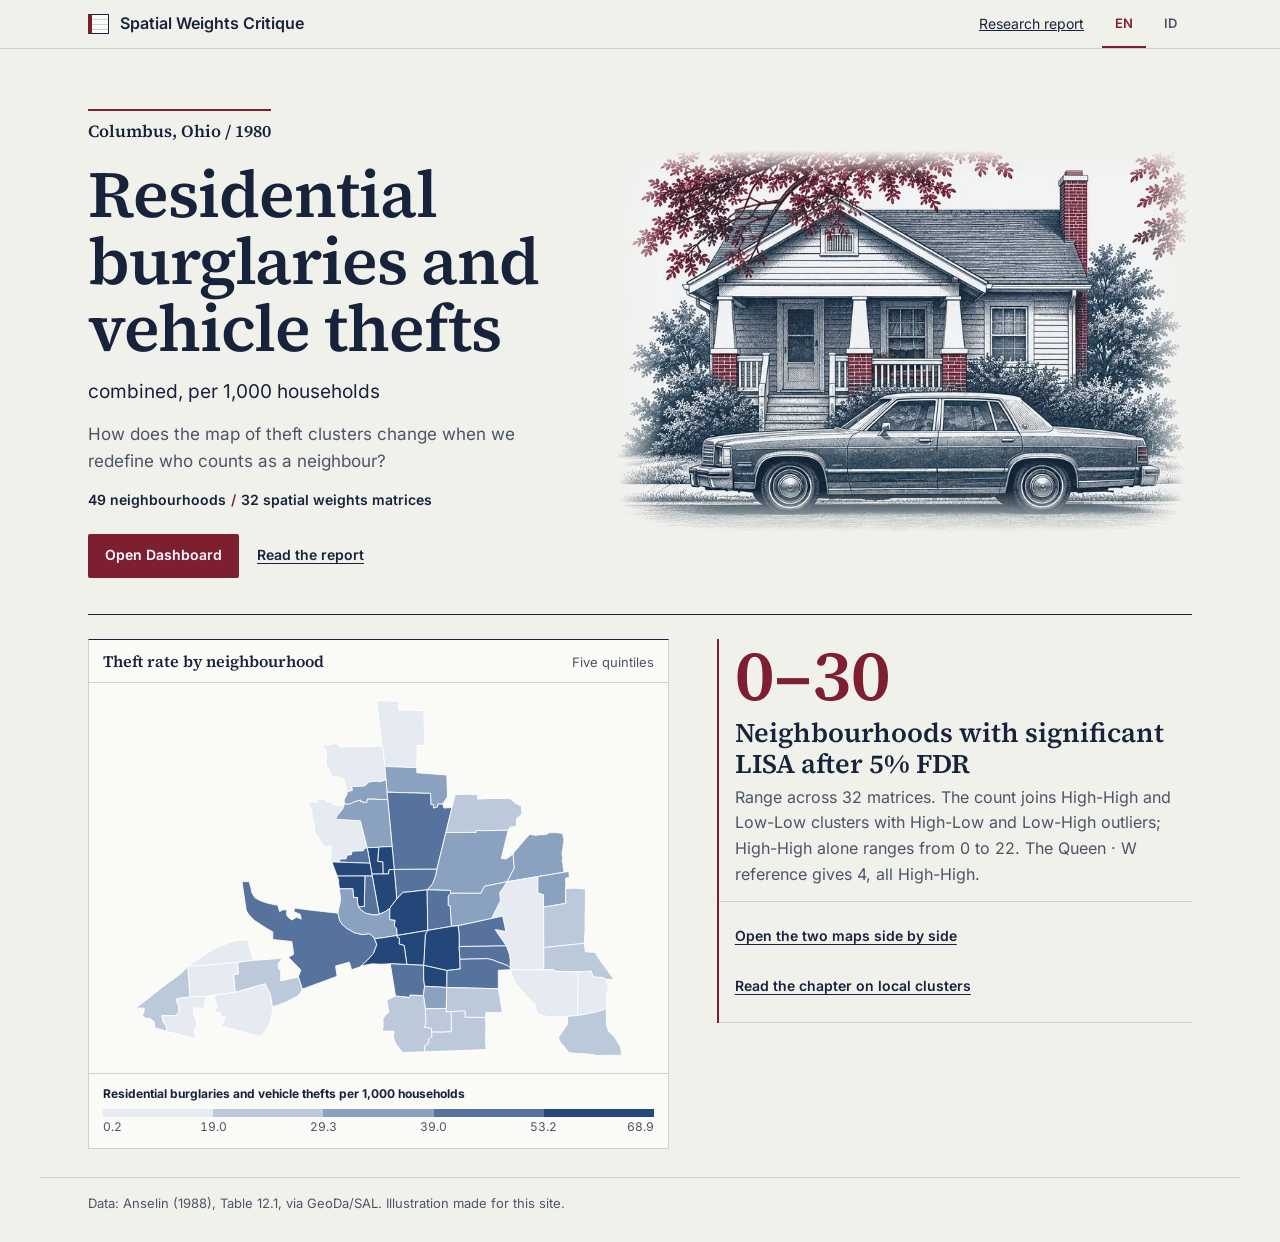
<file: index.html>
<!DOCTYPE html>
<html lang="en">
<head>
<meta charset="utf-8">
<meta name="viewport" content="width=device-width, initial-scale=1">
<meta name="description" content="Columbus crime data under 32 spatial weights matrices: how Moran's I, Geary's C and LISA change when the definition of neighbour changes.">
<title>Residential burglaries and vehicle thefts in Columbus, 1980</title>
<link rel="icon" href="data:image/svg+xml,%3Csvg xmlns='http://www.w3.org/2000/svg' viewBox='0 0 32 32'%3E%3Crect x='4' y='3' width='24' height='26' fill='%23FAFAF7' stroke='%2317233B' stroke-width='2'/%3E%3Cpath d='M9 3v26' stroke='%237D1F31' stroke-width='3'/%3E%3Cpath d='M12 10h13M12 15h13M12 20h13M12 25h13' stroke='%23C9D3DF' stroke-width='1.5'/%3E%3C/svg%3E">
<style>
@font-face{font-family:"Inter";font-weight:400;font-style:normal;font-display:swap;src:url("assets/fonts/inter-latin-400-normal.woff2") format("woff2")}
@font-face{font-family:"Inter";font-weight:600;font-style:normal;font-display:swap;src:url("assets/fonts/inter-latin-600-normal.woff2") format("woff2")}
@font-face{font-family:"Inter";font-weight:700;font-style:normal;font-display:swap;src:url("assets/fonts/inter-latin-700-normal.woff2") format("woff2")}
@font-face{font-family:"Source Serif 4";font-weight:600;font-style:normal;font-display:swap;src:url("assets/fonts/source-serif-4-latin-600-normal.woff2") format("woff2")}
/* statistical-archive tokens, shared with report_assets/report.css and dashboard_html/template.html */
:root{color-scheme:light;--paper:#F1F1EC;--field:#FAFAF7;--ink:#17233B;--muted:#4B5566;--rule:#C9D3DF;--wine:#7D1F31;--serif:"Source Serif 4",Georgia,"Times New Roman",serif}
*{box-sizing:border-box}
body{margin:0;background:var(--paper);color:var(--ink);font:400 16px/1.6 Inter,system-ui,sans-serif}
h1,h2,p,figure{margin:0}
a{color:inherit}
:focus-visible{outline:3px solid var(--wine);outline-offset:3px}
html:not([data-lang="id"]) .id,html[data-lang="id"] .en{display:none!important}
.wrap{width:min(100%,1200px);margin-inline:auto;padding-inline:clamp(16px,4.2vw,48px)}
header{border-bottom:1px solid var(--rule)}
header .wrap,.top-nav,.actions{display:flex;flex-wrap:wrap;align-items:center;gap:6px 18px}
header .wrap{justify-content:space-between}
.brand{display:inline-flex;align-items:center;gap:11px;font-weight:600;min-height:48px}
.brand::before{content:"";width:16px;height:18px;border:1.5px solid var(--ink);border-left:4px solid var(--wine);background:repeating-linear-gradient(var(--field) 0 4px,var(--rule) 4px 5px)}
.top-nav{font-size:14px}
.top-nav a{line-height:44px}
.lang{display:flex;gap:2px}
.lang button{padding:0 10px;min-width:44px;min-height:48px;font:600 13px Inter,system-ui,sans-serif;color:var(--muted);background:transparent;border:0;border-bottom:2px solid transparent;cursor:pointer}
.lang button[aria-pressed="true"]{border-bottom-color:var(--wine);color:var(--wine)}
/* cover (A) */
.hero{display:grid;grid-template-columns:minmax(0,.9fr) minmax(0,1.1fr);align-items:center;gap:clamp(20px,4vw,48px);padding-block:clamp(28px,5vw,60px) clamp(20px,3vw,36px)}
.place{display:inline-block;font:600 17px/1.3 var(--serif);padding-top:9px;border-top:2px solid var(--wine)}
h1{font:600 clamp(38px,5.4vw,66px)/1.02 var(--serif);letter-spacing:-.015em;margin-top:16px;max-width:13ch}
.unit{font-size:clamp(16px,1.6vw,19px);margin-top:14px}
.lead{color:var(--muted);font-size:clamp(15px,1.5vw,17px);max-width:40ch;margin-top:14px}
.scope{font-size:14px;font-weight:600;margin-top:14px}
.scope span[aria-hidden]{color:var(--wine);margin-inline:5px}
.actions{margin-top:22px}
.actions a{display:inline-flex;align-items:center;min-height:44px;font-size:14px;font-weight:600;text-underline-offset:3px}
.actions .primary{padding:7px 16px;background:var(--wine);color:#fff;border:1px solid transparent;border-radius:2px;text-decoration:none}
.actions .primary:hover{background:#5E1724;text-decoration:underline}
.cover img{display:block;width:100%;height:auto;mask-image:linear-gradient(90deg,transparent,#000 9%,#000 91%,transparent),linear-gradient(180deg,transparent,#000 7%,#000 88%,transparent);-webkit-mask-image:linear-gradient(90deg,transparent,#000 9%,#000 91%,transparent),linear-gradient(180deg,transparent,#000 7%,#000 88%,transparent);mask-composite:intersect;-webkit-mask-composite:source-in}
/* register (C) */
.register{display:grid;grid-template-columns:minmax(0,1.1fr) minmax(0,.9fr);gap:clamp(20px,4vw,48px);border-top:1.5px solid var(--ink);padding-block:24px 28px;align-items:start}
.plate{border:1px solid var(--rule);border-top:1.5px solid var(--ink);background:var(--field)}
.plate-head{display:flex;flex-wrap:wrap;gap:4px 12px;justify-content:space-between;align-items:baseline;padding:10px 14px;font:600 16px var(--serif);border-bottom:1px solid var(--rule)}
.plate-note{font:400 13px Inter,system-ui,sans-serif;color:var(--muted)}
.map-field svg{display:block;width:100%;height:auto}
.map-field path{stroke:#fff;stroke-width:.85px;vector-effect:non-scaling-stroke}
.legend{padding:10px 14px 11px;font-size:12px;border-top:1px solid var(--rule)}
.ramp{height:8px;margin-top:6px;background:linear-gradient(90deg,#E6EBF1 20%,#BCC9DA 20% 40%,#8AA1BF 40% 60%,#55739D 60% 80%,#24477A 80%)}
.breaks{position:relative;min-height:20px;color:var(--muted);font-variant-numeric:tabular-nums}
.breaks>span{position:absolute;left:calc(var(--stop) * 20%);transform:translateX(-50%)}
.breaks>span:first-child{transform:none}.breaks>span:last-child{transform:translateX(-100%)}
.findings{list-style:none;margin:0;padding:0;border-left:2px solid var(--wine)}
.findings li{padding:12px 0 14px 16px;border-bottom:1px solid var(--rule)}
.findings li:first-child{padding-top:0}
.range{font:600 clamp(44px,6vw,72px)/1 var(--serif);color:var(--wine);font-variant-numeric:lining-nums tabular-nums;white-space:nowrap}
h2{font:600 clamp(20px,2.4vw,27px)/1.15 var(--serif);margin-top:6px}
.findings p:not(.range){margin-top:6px;color:var(--muted)}
.go{display:flex;flex-wrap:wrap;gap:6px 18px;font-size:14px;font-weight:600}
.go a{display:inline-flex;align-items:center;min-height:44px;text-underline-offset:3px}
footer{font-size:13px;color:var(--muted);padding-block:15px 28px;border-top:1px solid var(--rule)}
@media (max-width:760px){.hero,.register{grid-template-columns:1fr}.hero{align-items:start}.cover{max-width:520px}}
@media (max-width:370px){.top-nav{gap:4px 10px}.legend{padding-inline:9px}}
</style>
</head>
<body>
<header><div class="wrap">
<div class="brand">Spatial Weights Critique</div>
<nav class="top-nav" aria-label="Research and language / Riset dan bahasa">
<a id="reportHome" href="reports/Columbus_Spatial_Analysis.html"><span class="en">Research report</span><span class="id">Laporan riset</span></a>
<div class="lang" role="group" aria-label="Language / Bahasa"><button type="button" data-lang="en" aria-pressed="true" aria-label="English">EN</button><button type="button" data-lang="id" aria-pressed="false" aria-label="Bahasa Indonesia">ID</button></div>
</nav>
</div></header>
<main class="wrap">
<div class="hero">
<div>
<p class="place">Columbus, Ohio / 1980</p>
<h1><span class="en">Residential burglaries and vehicle thefts</span><span class="id">Pencurian rumah dan kendaraan</span></h1>
<p class="unit"><span class="en">combined, per 1,000 households</span><span class="id">digabung, per 1.000 rumah tangga</span></p>
<p class="lead"><span class="en">How does the map of theft clusters change when we redefine who counts as a neighbour?</span><span class="id">Bagaimana peta klaster pencurian berubah ketika definisi tetangga diganti?</span></p>
<p class="scope"><span class="en">49 neighbourhoods</span><span class="id">49 wilayah</span><span aria-hidden="true">/</span><span class="en">32 spatial weights matrices</span><span class="id">32 matriks bobot spasial</span></p>
<nav class="actions" aria-label="Explore the study / Jelajahi riset">
<a class="primary" id="goDash" href="dashboard_html/index.html"><span class="en">Open Dashboard</span><span class="id">Buka Dashboard</span></a>
<a id="goReport" href="reports/Columbus_Spatial_Analysis.html"><span class="en">Read the report</span><span class="id">Baca laporan</span></a>
</nav>
</div>
<figure class="cover">
<img src="assets/cover/rumah-dan-kendaraan-1200.webp" srcset="assets/cover/rumah-dan-kendaraan-800.webp 800w, assets/cover/rumah-dan-kendaraan-1200.webp 1200w" sizes="(max-width:760px) 92vw, 600px" width="1200" height="800" alt="" fetchpriority="high">
</figure>
</div>
<section class="register" aria-label="Map and key finding / Peta dan temuan utama">
<figure class="plate">
<figcaption class="plate-head"><span class="en">Theft rate by neighbourhood</span><span class="id">Tingkat pencurian per wilayah</span><span class="plate-note en">Five quintiles</span><span class="plate-note id">Lima kuintil</span></figcaption>
<div class="map-field">
<!-- Geometry and CRIME quintiles from output/json/columbus_results.json. Coordinates are in the dataset's map units. -->
<svg viewBox="0 0 460 310" role="img" aria-labelledby="crime-map-title crime-map-desc" fill-rule="evenodd">
<title id="crime-map-title">Columbus, Ohio (1980)</title>
<desc id="crime-map-desc">Crime rates are highest in many of the central neighbourhoods.</desc>
<path d="M233.06,50.05L228.47,14.00L246.28,14.57L246.21,21.56L254.12,21.41L266.09,21.99L267.00,49.49L260.95,49.71L260.51,67.31L246.90,66.81L235.15,66.38L234.40,60.56L233.67,54.79L233.19,51.00L233.06,50.05Z" fill="#E6EBF1"/>
<path d="M206.58,50.05L208.72,50.55L212.14,50.55L215.91,50.63L220.26,50.63L227.38,50.20L233.06,50.05L233.19,51.00L233.67,54.79L234.40,60.56L235.15,66.38L235.78,73.38L236.09,76.82L231.72,78.42L229.87,78.28L228.67,78.18L227.09,78.19L225.38,78.25L224.42,78.46L222.31,78.92L221.32,79.77L219.32,81.70L218.18,81.91L216.16,82.01L215.19,82.05L211.63,82.21L208.85,82.34L209.34,85.40L204.93,86.40L204.71,85.19L203.93,81.62L202.72,77.06L200.66,75.28L197.66,74.64L195.24,74.71L193.10,73.71L191.75,71.00L191.25,69.29L188.49,65.20L188.50,64.46L188.76,53.62L184.99,49.55L196.53,48.13L199.10,50.34L201.52,50.84L203.52,50.77L206.58,50.05Z" fill="#E6EBF1"/>
<path d="M235.15,66.38L246.90,66.81L260.51,67.31L260.51,71.37L284.38,73.15L284.94,90.11L281.16,96.24L279.40,96.30L277.32,96.10L277.17,98.45L273.89,99.45L273.47,96.45L271.76,96.81L271.40,87.76L253.45,87.24L236.88,86.77L236.09,76.82L235.78,73.38L235.15,66.38Z" fill="#8AA1BF"/>
<path d="M221.32,79.77L222.31,78.92L224.42,78.46L225.38,78.25L227.09,78.19L228.67,78.18L229.87,78.28L231.72,78.42L236.09,76.82L236.88,86.77L237.43,92.66L233.35,92.67L230.51,92.50L229.28,92.54L227.60,92.36L226.87,92.31L224.59,92.31L221.31,92.31L220.69,95.16L219.88,95.09L215.68,94.31L216.04,93.03L211.12,94.31L209.55,95.16L208.48,95.73L206.20,96.45L202.93,96.09L202.93,94.45L202.71,92.95L205.21,88.11L204.93,86.40L209.34,85.40L208.85,82.34L211.63,82.21L215.19,82.05L216.16,82.01L218.18,81.91L219.32,81.70L221.32,79.77Z" fill="#8AA1BF"/>
<path d="M237.43,92.66L236.88,86.77L253.45,87.24L271.40,87.76L271.76,96.81L273.47,96.45L273.89,99.45L277.17,98.45L277.32,96.10L279.40,96.30L281.16,96.24L282.02,99.38L288.50,99.02L283.64,118.85L276.72,147.10L276.52,147.98L255.85,148.10L242.59,148.19L240.90,129.98L237.43,92.66Z" fill="#55739D"/>
<path d="M288.50,99.02L290.86,88.76L303.04,88.48L306.32,88.90L308.88,88.55L308.81,92.25L320.21,91.76L334.82,91.90L338.59,95.25L343.72,97.96L344.08,103.87L343.15,104.66L342.15,105.87L340.87,106.94L339.73,107.65L339.87,113.71L338.09,113.85L337.30,114.49L334.95,114.28L333.17,116.98L314.94,117.44L308.16,117.12L307.73,118.76L283.64,118.85L288.50,99.02Z" fill="#BCC9DA"/>
<path d="M191.24,94.95L193.02,95.16L193.73,96.87L196.80,96.94L197.87,97.16L202.63,97.21L202.07,99.35L201.35,100.49L200.30,101.83L198.54,104.06L197.72,104.75L197.23,105.39L196.38,107.42L196.04,108.25L201.50,108.61L209.48,109.14L215.68,109.42L221.11,130.85L218.87,131.58L217.95,133.36L213.60,133.53L209.11,133.71L208.54,136.42L205.12,136.85L204.26,139.77L199.56,139.84L198.91,142.41L196.00,142.34L193.00,142.26L192.29,140.91L192.29,134.57L192.01,129.01L190.87,129.86L189.52,130.08L187.81,130.01L185.88,128.44L183.11,124.59L181.33,120.88L180.54,119.89L179.40,119.82L179.19,114.11L179.05,111.76L177.98,109.70L177.48,107.42L177.20,102.00L176.06,98.86L174.57,95.73L174.43,94.38L181.55,94.87L181.62,92.31L188.32,92.67L188.46,94.45L191.24,94.95Z" fill="#E6EBF1"/>
<path d="M206.20,96.45L208.48,95.73L209.55,95.16L211.12,94.31L216.04,93.03L215.68,94.31L219.88,95.09L220.69,95.16L221.31,92.31L224.59,92.31L226.87,92.31L227.60,92.36L229.28,92.54L230.51,92.50L233.35,92.67L237.43,92.66L240.90,129.98L235.04,130.17L231.13,130.30L230.34,130.65L225.43,130.76L221.11,130.85L215.68,109.42L209.48,109.14L201.50,108.61L196.04,108.25L196.38,107.42L197.23,105.39L197.72,104.75L198.54,104.06L200.30,101.83L201.35,100.49L202.07,99.35L202.63,97.21L202.93,96.09L206.20,96.45Z" fill="#8AA1BF"/>
<path d="M283.64,118.85L307.73,118.76L308.16,117.12L314.94,117.44L333.17,116.98L327.67,139.43L331.52,139.93L337.08,135.87L337.16,136.86L337.39,139.60L337.56,141.64L337.73,143.77L337.87,145.39L338.00,147.06L332.30,157.96L314.34,161.59L311.49,167.15L299.52,167.15L293.50,167.11L287.40,167.08L287.19,164.87L278.28,164.62L268.74,164.36L270.34,162.62L271.73,161.10L273.23,159.02L274.58,155.48L275.10,154.11L275.63,152.13L276.52,147.98L276.72,147.10L283.64,118.85Z" fill="#8AA1BF"/>
<path d="M337.08,135.87L337.79,134.52L340.22,131.81L344.21,127.03L350.27,120.12L351.84,120.62L353.76,120.84L354.90,121.19L357.46,120.70L359.32,120.69L360.96,120.62L363.31,120.34L365.09,119.63L365.09,118.84L369.29,118.91L371.57,118.91L374.21,119.34L376.28,119.48L376.78,120.84L376.85,122.62L377.49,124.04L377.27,125.68L377.34,127.04L377.27,127.96L376.70,129.03L376.77,130.81L376.27,133.24L375.91,134.59L375.99,136.37L376.27,137.66L376.41,139.44L376.05,142.14L376.84,144.07L376.69,146.06L377.26,147.85L377.40,149.49L377.53,150.39L366.94,152.16L356.63,153.89L343.92,156.01L332.30,157.96L338.00,147.06L337.87,145.39L337.73,143.77L337.56,141.64L337.39,139.60L337.16,136.86L337.08,135.87Z" fill="#8AA1BF"/>
<path d="M230.34,130.65L231.13,130.30L235.04,130.17L240.90,129.98L242.59,148.19L238.53,148.47L238.03,151.75L233.68,151.82L233.48,142.20L229.41,141.84L230.34,130.65Z" fill="#24477A"/>
<path d="M221.11,130.85L225.43,130.76L230.34,130.65L229.41,141.84L233.48,142.20L233.68,151.82L230.12,151.85L224.87,151.89L223.31,143.22L221.11,130.85Z" fill="#24477A"/>
<path d="M198.91,142.41L199.56,139.84L204.26,139.77L205.12,136.85L208.54,136.42L209.11,133.71L213.60,133.53L217.95,133.36L218.87,131.58L221.11,130.85L223.31,143.22L221.08,143.15L217.22,143.02L212.59,142.86L206.05,142.64L198.91,142.41Z" fill="#55739D"/>
<path d="M193.00,142.26L196.00,142.34L198.91,142.41L206.05,142.64L212.59,142.86L217.22,143.02L221.08,143.15L223.31,143.22L224.87,151.89L225.13,153.39L222.71,153.38L219.29,153.39L207.03,153.43L197.27,153.45L193.00,142.26Z" fill="#24477A"/>
<path d="M242.59,148.19L255.85,148.10L276.52,147.98L275.63,152.13L275.10,154.11L274.58,155.48L273.23,159.02L271.73,161.10L270.34,162.62L268.74,164.36L253.69,166.11L249.57,166.36L244.58,171.63L244.03,164.81L242.59,148.19Z" fill="#55739D"/>
<path d="M233.68,151.82L238.03,151.75L238.53,148.47L242.59,148.19L244.03,164.81L244.58,171.63L242.64,174.16L240.37,177.13L239.15,179.12L238.09,179.82L235.45,181.68L231.75,183.36L230.61,183.81L225.13,153.39L224.87,151.89L230.12,151.85L233.68,151.82Z" fill="#24477A"/>
<path d="M356.63,153.89L366.94,152.16L377.53,150.39L381.32,149.77L381.82,154.33L378.61,155.19L378.97,159.39L378.82,163.38L378.77,167.16L378.79,168.23L378.96,175.14L361.28,178.20L361.22,168.37L356.59,166.94L356.62,158.82L356.63,153.89Z" fill="#8AA1BF"/>
<path d="M219.29,153.39L222.71,153.38L225.13,153.39L230.61,183.81L228.88,184.26L228.11,184.26L225.86,184.26L224.40,184.13L222.88,183.72L219.85,182.96L217.54,181.30L216.48,180.55L214.94,179.06L214.12,177.81L218.78,177.61L219.29,153.39Z" fill="#55739D"/>
<path d="M197.27,153.45L207.03,153.43L219.29,153.39L218.78,177.61L214.12,177.81L213.55,175.23L213.37,174.41L213.44,170.56L212.23,170.56L210.31,170.34L210.02,167.30L209.91,166.11L209.67,163.57L204.47,163.57L199.12,163.57L198.41,159.44L198.41,157.02L197.27,153.45Z" fill="#24477A"/>
<path d="M332.30,157.96L343.92,156.01L356.63,153.89L356.62,158.82L356.59,166.94L361.22,168.37L361.28,178.20L361.46,210.27L361.55,228.01L349.23,227.94L335.23,227.87L334.76,226.51L334.74,225.37L334.71,222.24L334.68,219.67L334.20,215.82L332.92,212.29L331.71,208.91L330.62,207.35L328.08,203.70L325.12,199.45L324.06,197.93L323.56,197.20L322.95,195.94L331.28,197.44L328.79,185.25L319.86,187.15L326.61,173.81L327.00,173.07L326.45,166.85L332.30,157.96Z" fill="#E6EBF1"/>
<path d="M177.31,180.67L197.90,182.95L198.31,184.74L198.66,186.32L199.13,188.30L199.80,189.54L200.99,191.74L202.14,192.65L204.62,194.85L206.40,195.73L210.68,198.41L211.81,198.67L214.14,199.19L217.70,199.99L219.52,199.67L222.19,199.21L223.86,199.77L224.60,200.46L225.58,201.38L226.97,203.27L227.38,204.35L228.75,207.90L226.06,214.97L225.47,215.68L222.19,219.32L221.07,220.47L217.97,223.34L217.39,223.83L216.11,224.90L215.20,225.71L208.71,227.85L206.86,221.86L195.96,224.93L197.17,233.12L169.52,243.31L166.32,233.62L168.38,228.06L158.63,218.01L162.69,215.52L161.20,205.47L146.02,203.83L146.09,197.84L140.32,194.49L131.21,188.50L126.86,183.94L124.94,180.59L123.80,173.04L121.60,157.86L127.44,157.93L128.30,161.50L129.58,166.91L131.93,170.76L136.49,173.18L141.62,174.89L147.88,176.32L150.02,176.54L151.59,181.81L152.80,180.81L154.08,180.38L156.36,180.17L157.15,180.03L157.07,184.16L157.86,185.73L161.20,188.29L164.98,186.23L168.69,187.65L167.76,183.73L162.85,181.81L163.35,178.89L177.31,180.67Z" fill="#55739D"/>
<path d="M287.40,167.08L293.50,167.11L299.52,167.15L311.49,167.15L314.34,161.59L332.30,157.96L326.45,166.85L327.00,173.07L326.61,173.81L319.86,187.15L306.73,190.06L293.31,192.87L288.03,193.44L287.44,184.83L287.39,183.81L287.04,177.12L285.41,176.62L285.48,169.28L287.40,167.08Z" fill="#8AA1BF"/>
<path d="M378.82,163.38L386.59,163.10L394.50,163.67L394.57,174.50L394.28,184.69L394.27,195.81L393.70,206.92L376.91,208.67L361.46,210.27L361.28,178.20L378.96,175.14L378.79,168.23L378.77,167.16L378.82,163.38Z" fill="#BCC9DA"/>
<path d="M199.12,163.57L204.47,163.57L209.67,163.57L209.91,166.11L210.02,167.30L210.31,170.34L212.23,170.56L213.44,170.56L213.37,174.41L213.55,175.23L214.12,177.81L214.94,179.06L216.48,180.55L217.54,181.30L219.85,182.96L222.88,183.72L224.40,184.13L225.86,184.26L228.11,184.26L228.88,184.26L230.61,183.81L231.75,183.36L235.45,181.68L238.09,179.82L239.15,179.12L239.11,181.75L239.07,184.60L239.01,188.02L243.29,188.52L242.65,193.15L244.50,194.86L244.92,200.63L234.47,202.32L226.97,203.27L225.58,201.38L224.60,200.46L223.86,199.77L222.19,199.21L219.52,199.67L217.70,199.99L214.14,199.19L211.81,198.67L210.68,198.41L206.40,195.73L204.62,194.85L202.14,192.65L200.99,191.74L199.80,189.54L199.13,188.30L198.66,186.32L198.31,184.74L197.90,182.95L198.33,179.89L199.19,176.61L199.97,171.91L199.62,168.28L199.05,165.42L199.12,163.57Z" fill="#8AA1BF"/>
<path d="M244.58,171.63L249.57,166.36L253.69,166.11L268.74,164.36L268.79,167.72L268.94,178.11L269.11,189.30L269.22,196.61L268.15,196.79L256.68,198.69L244.92,200.63L244.50,194.86L242.65,193.15L243.29,188.52L239.01,188.02L239.07,184.60L239.11,181.75L239.15,179.12L240.37,177.13L242.64,174.16L244.58,171.63Z" fill="#24477A"/>
<path d="M268.74,164.36L278.28,164.62L287.19,164.87L287.40,167.08L285.48,169.28L285.41,176.62L287.04,177.12L287.39,183.81L287.44,184.83L288.03,193.44L278.30,195.08L269.22,196.61L269.11,189.30L268.94,178.11L268.79,167.72L268.74,164.36Z" fill="#55739D"/>
<path d="M293.31,192.87L306.73,190.06L319.86,187.15L328.79,185.25L331.28,197.44L322.95,195.94L323.56,197.20L324.06,197.93L325.12,199.45L328.08,203.70L330.62,207.35L331.71,208.91L313.75,209.25L294.16,209.40L294.25,204.91L294.00,198.06L293.31,192.87Z" fill="#55739D"/>
<path d="M288.03,193.44L293.31,192.87L294.00,198.06L294.25,204.91L294.16,209.40L294.28,211.33L294.69,218.06L294.79,219.59L295.00,227.29L284.39,228.50L274.17,226.21L265.93,224.37L266.30,218.59L266.55,214.53L266.87,207.76L267.01,205.07L267.26,200.44L268.08,198.28L269.22,196.61L278.30,195.08L288.03,193.44Z" fill="#24477A"/>
<path d="M268.15,196.79L269.22,196.61L268.08,198.28L267.26,200.44L267.01,205.07L266.87,207.76L266.55,214.53L266.30,218.59L265.93,224.37L252.61,223.69L250.48,208.62L246.42,207.40L246.58,204.84L246.70,202.98L244.92,202.06L244.92,200.63L256.68,198.69L268.15,196.79Z" fill="#24477A"/>
<path d="M234.47,202.32L244.92,200.63L244.92,202.06L246.70,202.98L246.58,204.84L246.42,207.40L250.48,208.62L252.61,223.69L247.69,223.52L239.43,223.15L232.66,223.51L224.82,223.22L216.11,224.90L217.39,223.83L217.97,223.34L221.07,220.47L222.19,219.32L225.47,215.68L226.06,214.97L228.75,207.90L227.38,204.35L226.97,203.27L234.47,202.32Z" fill="#24477A"/>
<path d="M100.34,210.95L113.10,205.60L117.52,204.82L122.79,204.11L126.14,203.97L130.48,220.42L118.15,222.00L98.77,223.92L78.46,225.20L94.00,214.51L100.34,210.95Z" fill="#E6EBF1"/>
<path d="M361.46,210.27L376.91,208.67L393.70,206.92L394.41,213.41L396.47,213.76L397.69,213.98L399.89,213.84L401.32,214.12L402.17,214.05L405.73,220.04L410.58,226.59L417.13,235.36L411.57,235.71L407.80,234.00L400.67,233.72L399.10,229.01L393.83,229.34L388.70,229.65L387.07,229.60L385.84,229.57L379.51,229.37L378.01,229.37L374.95,229.34L371.17,229.30L369.11,227.87L361.55,228.01L361.46,210.27Z" fill="#BCC9DA"/>
<path d="M294.16,209.40L313.75,209.25L331.71,208.91L332.92,212.29L334.20,215.82L334.68,219.67L334.71,222.24L334.74,225.37L334.76,226.51L333.08,224.74L330.21,223.66L329.30,223.22L325.86,222.16L322.43,220.71L321.15,220.18L319.20,219.67L316.95,219.10L305.48,219.35L294.79,219.59L294.69,218.06L294.28,211.33L294.16,209.40Z" fill="#55739D"/>
<path d="M130.48,220.42L139.89,219.86L153.50,218.72L151.79,221.14L150.29,223.21L150.71,226.92L152.42,228.98L152.35,236.75L166.32,233.62L169.52,243.31L167.88,246.52L165.31,249.08L161.75,250.86L157.33,253.21L150.63,255.99L145.64,257.39L144.01,247.30L139.74,239.10L126.06,243.07L116.15,245.94L115.22,235.74L114.87,231.90L118.65,231.33L118.15,222.00L130.48,220.42Z" fill="#BCC9DA"/>
<path d="M294.79,219.59L305.48,219.35L316.95,219.10L319.20,219.67L321.15,220.18L322.43,220.71L325.86,222.16L329.30,223.22L330.21,223.66L333.08,224.74L334.76,226.51L335.23,227.87L325.29,228.29L325.35,243.04L295.57,242.27L284.24,241.97L284.39,228.50L295.00,227.29L294.79,219.59Z" fill="#55739D"/>
<path d="M98.77,223.92L118.15,222.00L118.65,231.33L114.87,231.90L115.22,235.74L116.15,245.94L109.48,246.73L101.38,247.69L99.99,247.95L94.27,249.00L89.43,249.20L85.72,249.39L80.24,249.57L78.46,225.20L98.77,223.92Z" fill="#E6EBF1"/>
<path d="M239.43,223.15L247.69,223.52L252.61,223.69L265.93,224.37L266.00,235.34L266.71,241.04L265.78,248.38L259.93,248.26L255.31,248.09L254.38,249.95L243.62,248.81L239.43,223.15Z" fill="#55739D"/>
<path d="M265.93,224.37L274.17,226.21L284.39,228.50L284.24,241.97L274.69,241.46L266.71,241.04L266.00,235.34L265.93,224.37Z" fill="#24477A"/>
<path d="M58.86,241.44L74.04,230.26L78.46,225.20L80.24,249.57L69.90,250.92L69.86,252.70L69.83,253.77L71.33,255.98L71.54,261.40L68.47,264.32L57.86,264.46L58.69,267.97L58.78,268.96L61.06,272.21L61.63,273.79L61.63,276.86L52.22,273.94L52.22,271.44L51.94,270.30L52.01,269.45L48.45,266.45L44.81,266.38L42.25,263.82L43.75,262.11L43.82,258.26L36.98,258.54L58.86,241.44Z" fill="#BCC9DA"/>
<path d="M335.23,227.87L349.23,227.94L361.55,228.01L369.11,227.87L371.17,229.30L374.95,229.34L378.01,229.37L379.51,229.37L385.84,229.57L387.07,229.60L388.70,229.65L388.41,232.79L388.48,233.74L388.69,236.64L388.84,238.78L388.87,239.94L388.61,241.06L388.20,242.77L388.41,249.96L388.40,264.36L383.56,264.64L380.21,265.07L374.93,265.50L373.65,265.71L370.80,265.21L365.46,265.14L361.25,264.36L357.19,262.79L355.70,261.50L354.70,257.51L354.06,254.59L351.14,252.17L347.37,248.39L343.24,243.62L339.03,238.84L336.26,233.00L335.23,227.87Z" fill="#E6EBF1"/>
<path d="M388.70,229.65L393.83,229.34L399.10,229.01L400.67,233.72L407.80,234.00L411.57,235.71L411.57,238.42L412.42,240.28L412.49,243.05L412.64,244.84L411.28,245.76L411.28,256.95L411.24,258.39L409.54,259.30L408.15,259.86L407.41,260.11L403.58,261.37L399.95,262.01L396.81,262.79L395.52,262.94L393.78,263.32L391.16,263.88L389.60,264.15L388.40,264.36L388.41,249.96L388.20,242.77L388.61,241.06L388.87,239.94L388.84,238.78L388.69,236.64L388.48,233.74L388.41,232.79L388.70,229.65Z" fill="#E6EBF1"/>
<path d="M99.99,247.95L101.38,247.69L109.48,246.73L116.15,245.94L126.06,243.07L139.74,239.10L144.01,247.30L145.64,257.39L146.07,260.05L144.50,267.75L142.86,272.02L140.58,275.80L136.87,281.07L104.95,272.59L108.66,265.82L103.81,264.61L105.17,262.18L100.89,261.97L99.68,260.05L101.96,257.70L101.40,253.78L99.97,252.92L99.99,247.95Z" fill="#E6EBF1"/>
<path d="M266.71,241.04L274.69,241.46L284.24,241.97L284.02,258.64L274.68,258.80L267.27,258.93L265.78,248.38L266.71,241.04Z" fill="#8AA1BF"/>
<path d="M284.24,241.97L295.57,242.27L325.35,243.04L328.62,261.79L315.37,262.00L315.22,265.85L306.67,265.77L298.98,265.70L298.84,260.57L287.79,261.28L283.80,261.50L284.02,258.64L284.24,241.97Z" fill="#BCC9DA"/>
<path d="M259.93,248.26L265.78,248.38L267.27,258.93L267.84,269.69L267.55,271.26L266.92,272.69L266.55,273.54L272.11,274.39L272.30,276.62L272.40,277.46L272.61,280.95L270.33,282.59L269.54,286.79L267.04,288.12L266.69,293.13L249.23,293.63L246.74,290.35L244.89,288.07L243.18,285.29L242.25,282.44L241.90,280.16L242.33,278.38L242.11,276.60L232.92,276.67L233.56,274.53L233.78,271.89L233.64,266.69L235.99,263.34L237.27,262.56L238.27,261.85L236.71,252.01L243.62,248.81L254.38,249.95L255.31,248.09L259.93,248.26Z" fill="#BCC9DA"/>
<path d="M80.24,249.57L85.72,249.39L89.43,249.20L94.27,249.00L92.20,252.42L92.06,256.34L91.49,258.41L83.15,258.19L83.01,261.68L82.72,264.03L84.57,265.96L85.07,268.03L85.50,273.23L84.00,274.01L84.21,282.49L61.63,276.86L61.63,273.79L61.06,272.21L58.78,268.96L58.69,267.97L57.86,264.46L68.47,264.32L71.54,261.40L71.33,255.98L69.83,253.77L69.86,252.70L69.90,250.92L80.24,249.57Z" fill="#E6EBF1"/>
<path d="M409.54,259.30L411.24,258.39L411.13,262.01L411.06,266.71L411.34,271.84L412.84,276.90L415.47,279.11L418.32,282.46L420.81,286.45L422.17,288.88L423.02,292.15L422.95,295.86L403.49,296.00L399.93,295.22L394.23,294.65L386.96,294.29L381.76,293.79L380.69,292.79L377.49,288.73L375.14,286.23L373.15,282.46L373.43,281.32L380.49,270.91L380.21,265.07L383.56,264.64L388.40,264.36L389.60,264.15L391.16,263.88L393.78,263.32L395.52,262.94L396.81,262.79L399.95,262.01L403.58,261.37L407.41,260.11L408.15,259.86L409.54,259.30Z" fill="#BCC9DA"/>
<path d="M274.68,258.80L284.02,258.64L283.80,261.50L287.79,261.28L287.90,262.18L287.92,262.99L288.04,269.12L288.01,270.97L287.93,277.17L280.01,277.50L272.40,277.46L272.30,276.62L272.11,274.39L266.55,273.54L266.92,272.69L267.55,271.26L267.84,269.69L267.27,258.93L274.68,258.80Z" fill="#BCC9DA"/>
<path d="M287.79,261.28L298.84,260.57L298.98,265.70L306.67,265.77L315.22,265.85L315.43,272.47L315.15,280.38L315.22,286.01L315.64,291.36L266.69,293.13L267.04,288.12L269.54,286.79L270.33,282.59L272.61,280.95L272.40,277.46L280.01,277.50L287.93,277.17L288.01,270.97L288.04,269.12L287.92,262.99L287.90,262.18L287.79,261.28Z" fill="#BCC9DA"/>
</svg>
</div>
<div class="legend">
<strong class="en">Residential burglaries and vehicle thefts per 1,000 households</strong><strong class="id">Pencurian rumah dan kendaraan per 1.000 rumah tangga</strong>
<div class="ramp" aria-hidden="true"></div>
<div class="breaks"><span style="--stop:0"><span class="en">0.2</span><span class="id">0,2</span></span><span style="--stop:1"><span class="en">19.0</span><span class="id">19,0</span></span><span style="--stop:2"><span class="en">29.3</span><span class="id">29,3</span></span><span style="--stop:3"><span class="en">39.0</span><span class="id">39,0</span></span><span style="--stop:4"><span class="en">53.2</span><span class="id">53,2</span></span><span style="--stop:5"><span class="en">68.9</span><span class="id">68,9</span></span></div>
</div>
</figure>
<ol class="findings">
<li>
<p class="range">0–30</p>
<h2><span class="en">Neighbourhoods with significant LISA after 5% FDR</span><span class="id">Wilayah dengan LISA signifikan setelah FDR 5%</span></h2>
<p><span class="en">Range across 32 matrices. The count joins High-High and Low-Low clusters with High-Low and Low-High outliers; High-High alone ranges from 0 to 22. The Queen · W reference gives 4, all High-High.</span><span class="id">Rentang dari 32 matriks. Hitungan ini menggabungkan klaster Tinggi-Tinggi dan Rendah-Rendah dengan pencilan Tinggi-Rendah dan Rendah-Tinggi; Tinggi-Tinggi saja berkisar 0 sampai 22. Acuan Queen · W memberi 4, semuanya Tinggi-Tinggi.</span></p>
</li>
<li class="go"><a href="dashboard_html/index.html" id="goDash2"><span class="en">Open the two maps side by side</span><span class="id">Buka dua peta berdampingan</span></a><a href="reports/Columbus_Spatial_Analysis.html#local" id="goLocal"><span class="en">Read the chapter on local clusters</span><span class="id">Baca bab klaster lokal</span></a></li>
</ol>
</section>
</main>
<footer class="wrap"><span class="en">Data: Anselin (1988), Table 12.1, via GeoDa/SAL. Illustration made for this site.</span><span class="id">Data: Anselin (1988), Tabel 12.1, melalui GeoDa/SAL. Ilustrasi dibuat untuk situs ini.</span></footer>
<script>
(function () {
  "use strict";
  var root = document.documentElement;
  function stored() { try { return localStorage.getItem("columbus-lang"); } catch (e) { return null; } }
  function setLang(l, save) {
    l = l === "id" ? "id" : "en";
    root.setAttribute("data-lang", l); root.setAttribute("lang", l);
    document.title = l === "id" ? "Pencurian rumah dan kendaraan di Columbus, 1980" : "Residential burglaries and vehicle thefts in Columbus, 1980";
    document.getElementById("crime-map-desc").textContent = l === "id" ? "Tingkat pencurian tertinggi terkonsentrasi di banyak wilayah pusat kota." : "Crime rates are highest in many of the central neighbourhoods.";
    var bs = document.querySelectorAll(".lang button");
    for (var i = 0; i < bs.length; i++) bs[i].setAttribute("aria-pressed", String(bs[i].getAttribute("data-lang") === l));
    var q = "?lang=" + l;
    document.getElementById("goReport").setAttribute("href", "reports/Columbus_Spatial_Analysis.html" + q);
    document.getElementById("goDash").setAttribute("href", "dashboard_html/index.html" + q);
    document.getElementById("reportHome").setAttribute("href", "reports/Columbus_Spatial_Analysis.html" + q);
    document.getElementById("goDash2").setAttribute("href", "dashboard_html/index.html" + q);
    document.getElementById("goLocal").setAttribute("href", "reports/Columbus_Spatial_Analysis.html" + q + "#local");
    if (save) { try { localStorage.setItem("columbus-lang", l); } catch (e) { /* storage blocked: keep the choice for this page only */ } }
  }
  setLang(new URLSearchParams(location.search).get("lang") || stored() || "en", false);
  var bs = document.querySelectorAll(".lang button");
  for (var i = 0; i < bs.length; i++) bs[i].addEventListener("click", function () { setLang(this.getAttribute("data-lang"), true); });
})();
</script>
</body>
</html>
</file>
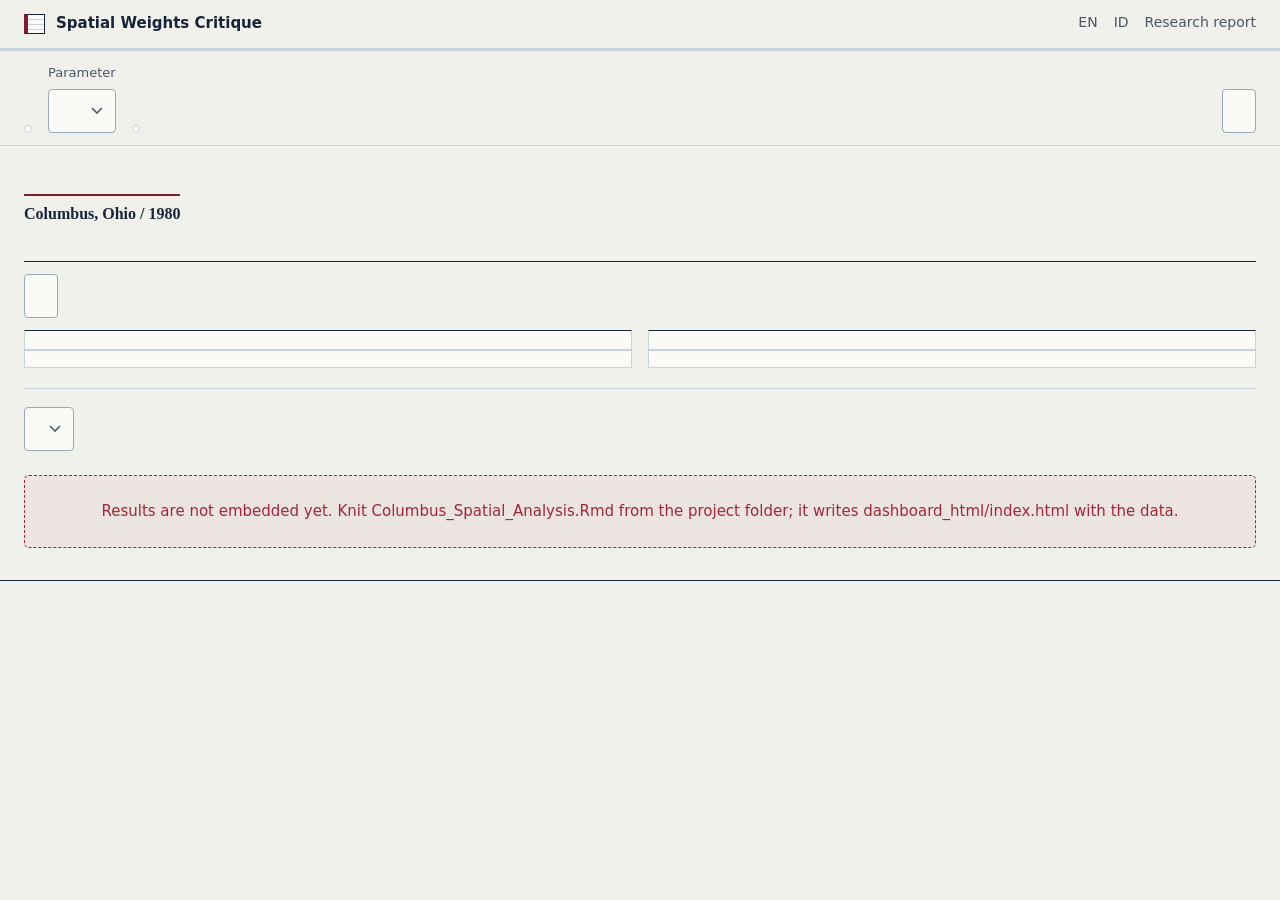
<file: dashboard_html/template.html>
<!DOCTYPE html>
<html lang="en">
<head>
<meta charset="utf-8">
<meta name="viewport" content="width=device-width, initial-scale=1">
<link rel="icon" href="data:image/svg+xml,%3Csvg xmlns='http://www.w3.org/2000/svg' viewBox='0 0 32 32'%3E%3Crect x='4' y='3' width='24' height='26' fill='%23FAFAF7' stroke='%2317233B' stroke-width='2'/%3E%3Cpath d='M9 3v26' stroke='%237D1F31' stroke-width='3'/%3E%3Cpath d='M12 10h13M12 15h13M12 20h13M12 25h13' stroke='%23C9D3DF' stroke-width='1.5'/%3E%3C/svg%3E">
<title>Columbus · Sensitivitas Moran's I dan Geary's C</title>
<style>
/*__FONTS__*/
:root{
  /* statistical-archive tokens, shared with report_assets/report.css and index.html */
  --bg:#F1F1EC; --bg-2:#E9EAE4; --surface:#FAFAF7; --surface-2:#F0F2F4;
  --line:#C9D3DF; --line-strong:#9AA7B8;
  --text:#17233B; --muted:#4B5566; --faint:#5A6271;
  --accent:#7D1F31; --accent-ink:#fff; --accent-soft:rgba(125,31,49,.08);
  /* encoding data */
  --moran:#24477A; --geary:#9A3D24; --pos:#A3263A; --neg:#24477A; --ns:#9AA0A8;
  --success:#2D6A4A; --warning:#8d560d; --danger:#A3263A;
  --robust:#2D6A4A; --mid:#5F6673; --sens:#A3263A;
  --s1:4px; --s2:8px; --s3:12px; --s4:16px; --s5:24px; --s6:32px; --s7:48px;
  --r-sm:3px; --r-md:4px; --r-lg:5px; --r-xl:6px;
  --font:"Inter",system-ui,-apple-system,"Segoe UI",sans-serif;
  --serif:"Source Serif 4",Georgia,"Times New Roman",serif;
  color-scheme:light;
}
*{box-sizing:border-box}
html{-webkit-text-size-adjust:100%;background:var(--bg)}
body{margin:0;background:var(--bg);color:var(--text);font:400 15px/1.55 var(--font);font-feature-settings:"cv11","ss01";-webkit-font-smoothing:antialiased;position:relative;overflow-x:clip}
h1,h2,h3{margin:0;line-height:1.2;color:var(--text)}
h1{font-size:clamp(28px,3.8vw,44px);font-weight:700;letter-spacing:-.025em}
h2{font:600 clamp(21px,2.3vw,26px)/1.2 var(--serif);letter-spacing:-.005em}
h3{font-size:16px;font-weight:600;letter-spacing:-.005em}
p{margin:0}
a{color:var(--accent)}
strong{color:var(--text);font-weight:600}
.num{font-variant-numeric:tabular-nums;font-feature-settings:"tnum","cv11"}
.muted{color:var(--muted)}
.wrap{max-width:1320px;margin:0 auto;padding:0 var(--s5);position:relative}

/* ---------- atlas and LISA comparison ---------- */
header.top{border-bottom:1px solid var(--line)}
.atlas-compare h1{font:600 clamp(34px,5vw,60px)/1.04 var(--serif);letter-spacing:-.015em}
.masthead{display:flex;align-items:center;justify-content:space-between;flex-wrap:wrap;gap:0 var(--s5);border-bottom:1px solid var(--line)}
.masthead .wrap{width:100%;display:flex;align-items:center;justify-content:space-between;flex-wrap:wrap;gap:0 var(--s5)}
.brand{color:var(--text);text-decoration:none;display:inline-flex;align-items:center;gap:11px;font-weight:700;min-height:48px}
.brand::before{content:"";width:16px;height:18px;border:1.5px solid var(--text);border-left:4px solid var(--accent);background:repeating-linear-gradient(var(--surface) 0 4px,var(--line) 4px 5px)}
.lang{display:flex;flex-wrap:wrap;gap:0 var(--s4)}
.lang a{display:inline-flex;align-items:center;min-height:48px;border-bottom:2px solid transparent;color:var(--muted);font-size:14px;text-decoration:none}
.lang a:hover{text-decoration:underline;text-underline-offset:3px}
.lang a[aria-current="true"]{color:var(--accent);border-bottom-color:var(--accent);font-weight:600}
.atlas-compare{padding-block:clamp(26px,4vw,48px) var(--s5)}
.atlas-compare .kicker{display:inline-block;margin-bottom:var(--s3);padding-top:var(--s2);border-top:2px solid var(--accent);font:600 16px/1.3 var(--serif);color:var(--text)}
.atlas-compare .lead{max-width:68ch;margin-top:var(--s2);color:var(--muted)}
.compare-controls{display:flex;align-items:flex-end;flex-wrap:wrap;gap:var(--s2) var(--s4);margin-top:var(--s5);padding-top:var(--s3);border-top:1.5px solid var(--text)}
.compare-controls .compare-key{margin-left:auto;font-size:13px;color:var(--muted);padding-bottom:var(--s2)}
.compare-grid{display:grid;grid-template-columns:repeat(2,minmax(0,1fr));column-gap:var(--s4);margin-top:var(--s3)}
.compare-plate{min-width:0;margin:0;display:grid;grid-row:span 3;grid-template-rows:subgrid;border:1px solid var(--line);border-top:1.5px solid var(--text);background:var(--surface)}
.compare-plate figcaption{display:flex;align-items:baseline;justify-content:space-between;flex-wrap:wrap;gap:2px var(--s3);padding:var(--s2) var(--s3)}
.compare-plate figcaption span{display:block;font-size:12px;color:var(--muted)}
.compare-plate :is(h2,h3){font:600 clamp(19px,2.4vw,27px)/1.12 var(--serif);margin-top:2px}
.compare-plate figcaption strong{font-size:13px;color:var(--accent)}
.compare-map{background:var(--surface);border-top:1px solid var(--line);border-bottom:1px solid var(--line);display:flex;justify-content:center}
.compare-map svg{display:block;width:100%;height:auto;max-height:300px}
.compare-map .reg{cursor:pointer;stroke:#fff;stroke-width:.85px;vector-effect:non-scaling-stroke}
.compare-map .reg:hover{stroke:var(--text);stroke-width:1.8px}
.compare-map .reg{transition:fill 460ms ease-in-out}
@keyframes show-links{from{opacity:0}to{opacity:1}}
.neighbour-links{animation:show-links 320ms ease-out}
.compare-outline{fill:none;stroke:var(--text);stroke-width:2px;vector-effect:non-scaling-stroke;pointer-events:none}
.compare-stats{font-size:13px;color:var(--muted);padding:var(--s2) var(--s3);display:flex;flex-wrap:wrap;gap:0 var(--s4)}
.compare-notes{margin-top:var(--s2)}
.compare-notes .legend{margin-top:0}
#comp-status{margin-top:var(--s2);font-size:13px;color:var(--muted)}
.district-details{display:flex;align-items:end;flex-wrap:wrap;gap:var(--s2) var(--s4);padding-top:var(--s3);margin-top:var(--s3);border-top:1px solid var(--line)}
.district-details p{flex:1 1 220px;font-size:13px;color:var(--muted);padding-block:var(--s2)}
#h-hasil{scroll-margin-top:115px}
@media (max-width:600px){
  .compare-controls .compare-key{margin-left:0;padding:0}
  .compare-grid{column-gap:var(--s2)}
  .compare-plate figcaption,.compare-stats{padding-inline:var(--s2)}
  .compare-map svg{max-height:170px}
  .compare-stats{font-size:12px}
  .lang{gap:0 var(--s3)}
  #h-hasil{scroll-margin-top:16px}
}

/* ---------- toolbar ---------- */
.toolbar{background:var(--bg);border-bottom:1px solid var(--line)}
.filter-toggle{display:none}
@media(max-width:760px){
  .filter-toggle{display:block;width:100%;min-height:44px;border:0;padding:var(--s2) var(--s4);background:var(--surface);font:inherit;font-size:14px;font-weight:600;text-align:left;color:var(--text);cursor:pointer}
  .filter-toggle::after{content:"+";float:right}
  .filter-toggle[aria-expanded="true"]::after{content:"−"}
  #filter-toggle[aria-expanded="false"] + #matrix-controls{display:none}
}
.toolbar .wrap{display:flex;flex-wrap:wrap;gap:var(--s3) var(--s4);align-items:flex-end;padding-top:var(--s3);padding-bottom:var(--s3)}
.field{display:flex;flex-direction:column;gap:6px;min-width:0}
.field>label,.field>.lbl{font-size:13px;font-weight:500;color:var(--muted)}
select{font:inherit;font-size:14px;min-height:44px;padding:0 36px 0 var(--s3);border:1px solid var(--line-strong);border-radius:var(--r-md);background:var(--surface);color:var(--text);appearance:none;
  background-image:url("data:image/svg+xml,%3Csvg xmlns='http://www.w3.org/2000/svg' width='12' height='8'%3E%3Cpath d='M1 1l5 5 5-5' fill='none' stroke='%234d5b6a' stroke-width='1.6'/%3E%3C/svg%3E");background-repeat:no-repeat;background-position:right 12px center;cursor:pointer}
select:hover{border-color:var(--text)}
.seg{display:flex;flex-wrap:wrap;gap:2px;padding:3px;background:var(--surface);border:1px solid var(--line);border-radius:var(--r-md)}
.seg button{font:inherit;font-size:13px;font-weight:500;min-height:44px;padding:0 var(--s3);border:0;border-radius:2px;background:transparent;color:var(--muted);cursor:pointer}
.seg button[aria-pressed="true"]{background:var(--accent);color:var(--accent-ink);font-weight:650}
.seg button:hover:not([aria-pressed="true"]){color:var(--text);background:var(--surface-2)}
.btn{font:inherit;font-size:14px;font-weight:500;min-height:44px;padding:0 var(--s4);border:1px solid var(--line-strong);border-radius:var(--r-md);background:var(--surface);color:var(--text);cursor:pointer}
.btn:hover{border-color:var(--text);background:var(--surface-2)}
.btn.primary{background:var(--accent);border-color:var(--accent);color:var(--accent-ink);font-weight:650}
.btn.primary:hover{background:#5E1724;border-color:#5E1724}
:focus-visible{outline:3px solid var(--accent);outline-offset:2px}
.spacer{flex:1}

main{padding-bottom:var(--s6)}
#dashboard-nav{display:block;position:sticky;top:0;z-index:21}
@media(max-width:760px){
  #dashboard-nav{display:contents}
  #dashboard-nav .toolbar{position:sticky;top:0;z-index:20}
  #dashboard-nav #matrix-controls{position:absolute;inset:100% 0 auto;background:var(--bg);border-bottom:1px solid var(--line);box-shadow:0 5px 12px rgba(23,35,59,.1)}
}
#dashboard-nav #matrix-controls{max-height:52vh;max-height:52dvh;overflow-y:auto;overscroll-behavior:contain}
.tab-strip{background:var(--bg);border-bottom:1px solid var(--line);position:sticky;top:0;z-index:21}
#dashboard-tabs{display:flex;flex-wrap:wrap;gap:0 var(--s4)}
#dashboard-tabs button{font:inherit;font-size:14px;font-weight:600;color:var(--muted);background:transparent;border:0;border-bottom:3px solid transparent;min-height:44px;cursor:pointer;padding:0 2px}
#dashboard-tabs button[aria-selected="true"]{color:var(--accent);border-bottom-color:var(--accent)}
#dashboard-tabs button:hover,.brand:hover{text-decoration:underline;text-underline-offset:4px}
#app>[role="tabpanel"]{padding-top:var(--s5)}
@media(max-width:760px){.tab-strip{position:static}#dashboard-tabs{gap:0 var(--s3)}}

section{margin-bottom:var(--s7)}
.sec-head{display:flex;flex-wrap:wrap;align-items:baseline;justify-content:space-between;gap:var(--s2) var(--s5);margin-bottom:var(--s4);padding-top:var(--s3);border-top:3px double var(--text)}
.sec-head p{max-width:720px;font-size:14px}
.panel{background:var(--surface);border:1px solid var(--line);border-top:1.5px solid var(--text);padding:var(--s5)}

/* ---------- hasil ---------- */
.result{display:grid;grid-template-columns:repeat(12,1fr);gap:var(--s4)}
.idx{grid-column:span 4;position:relative;overflow:hidden}
.idx::before{content:"";position:absolute;inset:0 0 auto 0;height:3px;background:var(--moran)}
.idx.geary::before{background:var(--geary)}
.idx .big{font:600 clamp(34px,4.2vw,46px)/1.05 var(--serif);margin:var(--s3) 0 var(--s4);font-variant-numeric:lining-nums tabular-nums;color:var(--text)}
.idx dl{display:grid;grid-template-columns:auto 1fr;gap:6px var(--s3);margin:0;font-size:13.5px}
.idx dt{color:var(--muted)} .idx dd{margin:0;text-align:right;font-variant-numeric:tabular-nums}
.verdict{display:inline-flex;align-items:center;gap:var(--s2);font-weight:600;font-size:14px;margin-top:var(--s4)}
.dot{width:10px;height:10px;border-radius:50%;display:inline-block;flex:none}
.side{grid-column:span 4;display:flex;flex-direction:column;gap:var(--s4)}
.agree-box .cat{font-size:17px;font-weight:600;margin-top:var(--s2);display:flex;align-items:center}
.wstats{display:grid;grid-template-columns:repeat(3,1fr);gap:var(--s3);font-size:12.5px}
.wstats div{display:flex;flex-direction:column;gap:3px;align-items:flex-start}
.wstats b{font-size:17px;font-weight:600;font-variant-numeric:tabular-nums;color:var(--text)}

/* ---------- peta ---------- */
.maps{display:grid;grid-template-columns:1fr 1fr;gap:var(--s4)}
.analysis-maps figcaption{display:grid;align-content:space-between;align-items:start;justify-content:start;gap:var(--s2);padding-block:var(--s3)}
.analysis-maps figcaption h3{max-width:32ch}
.analysis-maps .field,.analysis-maps select{max-width:100%}
.analysis-maps .map-key{align-content:start;margin:0;padding:var(--s3)}
.analysis-maps .compare-map .reg{cursor:help}
@media(max-width:760px){
  .analysis-maps{grid-template-columns:1fr;row-gap:var(--s3)}
  .analysis-maps .compare-plate{grid-row:auto;grid-template-rows:auto auto auto}
  .analysis-maps .compare-map svg{max-height:270px}
}
.legend{display:flex;flex-wrap:wrap;gap:var(--s2) var(--s4);font-size:12.5px;margin-top:var(--s3);color:var(--muted)}
.legend span{display:inline-flex;align-items:center;gap:6px}
.sw{width:12px;height:12px;display:inline-block;border:1px solid rgba(23,35,59,.22)}
.legend .lt{flex-basis:100%;font-weight:600;color:var(--text)}
.check{display:inline-flex;align-items:center;gap:var(--s2);font-size:14px;min-height:44px;cursor:pointer}
.check input{width:18px;height:18px;accent-color:var(--accent)}

/* ---------- grafik ---------- */
.charts{display:grid;grid-template-columns:1.1fr .9fr;gap:var(--s4)}
.chart svg{display:block;width:100%}
.axis text{font:11.5px var(--font);font-variant-numeric:tabular-nums;fill:var(--faint)}
.axis line,.axis path{stroke:var(--line-strong)}
.gridline{stroke:var(--line)}
.keyline{display:flex;flex-wrap:wrap;gap:var(--s2) var(--s4);font-size:12.5px;margin:var(--s2) 0;color:var(--muted)}
.keyline span{display:inline-flex;align-items:center;gap:6px;white-space:nowrap}
.dotplot .row{display:grid;grid-template-columns:132px 1fr;align-items:center;min-height:26px;border-radius:var(--r-sm)}
.dotplot .spec-label{font:inherit;font-size:12.5px;text-align:left;border:0;background:none;padding:2px 8px;border-radius:var(--r-sm);color:var(--text);min-height:26px}
.dotplot .row.sel{background:var(--accent-soft)}
.dotplot .row.sel .spec-label{font-weight:650;color:var(--accent)}
.dotplot .fam{font-size:12px;font-weight:600;color:var(--muted);padding:var(--s3) 8px 2px}

/* ---------- tabel ---------- */
.seg button,#dashboard-tabs button,.dotplot .row,.bars .brow,.pheat .rl,.pheat .c,#cmp th button{position:relative}
.moving-highlight{position:absolute;inset:0;border:2px solid var(--accent);border-radius:2px;pointer-events:none;z-index:2;transform-origin:top left}
#dashboard-tabs .moving-highlight,#cmp .moving-highlight{top:auto;height:3px;border:0;background:var(--accent)}
#cmp tr.sel{position:relative;z-index:1}
#cmp tr.sel td{background:color-mix(in srgb,var(--surface) 89%,var(--accent))}
#cmp th{padding:0}
#cmp th button{min-height:44px;width:100%;padding:6px 10px;border:0;background:transparent;color:inherit;font:inherit;text-align:inherit;cursor:pointer}
#cmp th button:hover,#cmp th[aria-sort]{color:var(--accent)}
#cmp .sort-arrow::after{content:"↕";padding-inline-start:4px}
#cmp [aria-sort="ascending"] .sort-arrow::after{content:"↑"}
#cmp [aria-sort="descending"] .sort-arrow::after{content:"↓"}
#cmp .pinned-label{margin-inline-start:8px;color:var(--accent);font-weight:600}
.tbl-wrap{overflow-x:auto;border-top:1.5px solid var(--text);border-bottom:1.5px solid var(--text);background:var(--surface)}
table{border-collapse:collapse;width:100%;font-size:13.5px;font-variant-numeric:tabular-nums}
caption{caption-side:top;text-align:left;font:600 15px var(--serif);padding:var(--s3) var(--s4) var(--s2)}
th,td{padding:9px var(--s3);border-bottom:1px solid var(--line);text-align:right;white-space:nowrap}
th{font-weight:600;font-size:12.5px;color:var(--muted);background:var(--surface);border-bottom:1px solid var(--text);position:sticky;top:0}
tbody tr:last-child td{border-bottom:0}
th:first-child,td:first-child,td.l,th.l{text-align:left}
td.wrap-text,th.wrap-text{white-space:normal;min-width:220px;text-align:left}
tr.sel td{background:var(--accent-soft)}
tr.sel td:first-child{box-shadow:inset 3px 0 0 var(--accent)}
tbody tr:hover td{background:var(--surface-2)}
.pill{display:inline-flex;align-items:center;gap:6px}
.two{display:grid;grid-template-columns:1fr 1fr;gap:var(--s4)}
.concl{display:grid;grid-template-columns:repeat(3,1fr);gap:var(--s4)}
.concl .panel p+p{margin-top:var(--s2)}
.concl h3{margin-bottom:var(--s2)}
.state{padding:var(--s5);border:1px dashed var(--line-strong);border-radius:var(--r-lg);color:var(--muted);text-align:center}
.state.err{border-color:var(--danger);color:var(--danger);background:rgba(163,38,58,.06)}
footer{border-top:1.5px solid var(--text);padding:var(--s5) 0;color:var(--muted);font-size:13px}
#tip{position:fixed;z-index:50;pointer-events:none;background:var(--text);color:var(--surface);font-size:12.5px;line-height:1.45;padding:8px 11px;border-radius:var(--r-md);max-width:300px;display:none;box-shadow:0 8px 24px rgba(20,39,57,.22)}
#tip b{color:inherit}
#tip b{font-weight:650}
.sr{position:absolute;width:1px;height:1px;overflow:hidden;clip:rect(0 0 0 0)}

/* ---------- simulasi ---------- */
.answer{display:grid;grid-template-columns:1.35fr 1fr;gap:var(--s4)}
.answer .hero{padding:var(--s6);background:var(--surface);border:1px solid var(--line);border-top:1.5px solid var(--text);border-left:3px solid var(--accent);display:flex;flex-direction:column;position:relative;overflow:hidden}
.hero .q{font-size:15px;color:var(--muted)}
.hero .pick{font:600 clamp(50px,7vw,88px)/1 var(--serif);letter-spacing:-.02em;margin:var(--s3) 0 var(--s4);color:var(--accent);font-variant-numeric:lining-nums}
.hero .why{font-size:16px;max-width:560px;color:var(--muted);margin-bottom:var(--s5)}
.facts{display:flex;flex-wrap:wrap;gap:var(--s5) var(--s6);margin-top:auto;padding-top:var(--s5);border-top:1px solid var(--line)}
.facts div{display:flex;flex-direction:column;gap:4px;align-items:flex-start}
.facts b{font:600 24px var(--serif);font-variant-numeric:lining-nums tabular-nums;color:var(--text)}
.facts span{font-size:13px;color:var(--muted)}
.aside{display:flex;flex-direction:column;gap:var(--s4)}
.aside .panel p{font-size:14px;color:var(--muted)}
.aside .panel p+p{margin-top:var(--s2)}
.aside h3{margin-bottom:var(--s2)}
.olist{margin:var(--s2) 0 0;padding-left:20px;font-size:14px}
.olist li{padding:2px 0}
.olist li span{color:var(--muted);font-variant-numeric:tabular-nums}
.badge{display:inline-flex;align-items:center;gap:6px;font-size:12.5px;font-weight:600;padding:3px 10px 3px 8px;border-radius:999px;white-space:nowrap}
.badge::before{content:"";width:7px;height:7px;border-radius:50%;background:currentColor}
.b-Robust{color:var(--robust);background:rgba(45,106,74,.10)}
.b-Menengah{color:var(--mid);background:rgba(95,102,115,.10)}
.b-Sensitif{color:var(--sens);background:rgba(163,38,58,.09)}
.b-ok{color:var(--robust);background:rgba(45,106,74,.10)}
.split{display:grid;grid-template-columns:1fr 1fr;gap:var(--s4)}
.split3{display:grid;grid-template-columns:1.25fr 1fr;gap:var(--s4)}
.facts-list{list-style:none;margin:0;padding:0}
.facts-list li{display:grid;grid-template-columns:1fr auto;gap:var(--s3);align-items:start;padding:var(--s3) 0;border-bottom:1px solid var(--line);font-size:14px}
.facts-list li:last-child{border-bottom:0}
.facts-list .res{font-size:13px;color:var(--muted);margin-top:2px}
.classboard{display:grid;grid-template-columns:repeat(3,1fr);gap:var(--s4)}
.classboard .col h3{display:flex;align-items:center;justify-content:space-between;gap:var(--s2);margin:0}
.controls{display:flex;flex-wrap:wrap;gap:var(--s3) var(--s5);align-items:flex-end;margin-bottom:var(--s4)}
.bars .brow{display:grid;grid-template-columns:118px 1fr 52px;align-items:center;gap:var(--s2);min-height:24px;border-radius:var(--r-sm);padding:0 6px}
.bars .brow.sel{background:var(--accent-soft)}
.bars .brow.sel .bl{color:var(--accent);font-weight:650}
.bars .bl{font-size:12.5px;white-space:nowrap;overflow:hidden;text-overflow:ellipsis}
.bars .bv{font-size:12.5px;text-align:right;color:var(--muted);font-variant-numeric:tabular-nums}
.bars .track{position:relative;height:14px}
.bars .fill{position:absolute;left:0;top:2px;bottom:2px;border-radius:3px}
.bars .thr{position:absolute;top:-3px;bottom:-3px;width:0;border-left:1.5px dashed var(--faint)}
.pheat{display:grid;gap:2px;font-size:12px;overflow-x:auto}
.pheat .h{font-weight:600;font-size:12px;text-align:center;padding:4px 2px;color:var(--muted);line-height:1.25}
.pheat .rl{white-space:nowrap;padding-right:var(--s2);display:flex;align-items:center;font-size:12.5px}
.pheat .rl.sel{color:var(--accent);font-weight:650}
.pheat .c{display:flex;align-items:center;justify-content:center;min-height:24px;border-radius:4px;font-variant-numeric:tabular-nums;font-size:12px;min-width:64px}
.pheat .c.best{box-shadow:inset 0 0 0 2px var(--geary)}
.pheat .c.sel{outline:2.5px solid var(--accent);outline-offset:1px}
.mult{display:grid;grid-template-columns:repeat(5,1fr);gap:var(--s3)}
.mult h4{margin:0 0 4px;font-size:12.5px;font-weight:600;color:var(--muted)}
.note{font-size:13px;color:var(--muted);margin-top:var(--s3);max-width:760px}
[hidden]{display:none!important}
.purpose{display:grid;grid-template-columns:1.1fr 1fr;gap:var(--s5);align-items:start}
.purpose-main h2{font-size:clamp(24px,2.8vw,32px);margin-bottom:var(--s3);font-family:var(--serif)}
.purpose-main p{color:var(--muted);font-size:16px;max-width:620px}
.purpose-main h3{margin:var(--s5) 0 var(--s2)}
.purpose-main .olist li{padding:4px 0;color:var(--muted)}
.purpose-facts{border-left:3px solid var(--accent)}
.purpose-facts h3{margin-bottom:var(--s3)}
.evid{list-style:none;margin:0;padding:0}
.evid li{display:grid;grid-template-columns:150px 1fr;gap:var(--s3);align-items:baseline;padding:var(--s3) 0;border-bottom:1px solid var(--line);font-size:14px;color:var(--muted)}
.evid li:last-child{border-bottom:0}
.evid b{font:600 20px var(--serif);white-space:nowrap;color:var(--accent);font-variant-numeric:lining-nums tabular-nums}
.purpose>*{min-width:0}
.answer>*,.split>*,.split3>*,.two>*,.charts>*,.maps>*,.classboard>*{min-width:0}

@media (max-width:1080px){
  .idx,.side{grid-column:span 6} .side{grid-column:span 12;flex-direction:row;flex-wrap:wrap} .side>*{flex:1 1 280px}
  .charts,.concl,.answer,.split3,.purpose{grid-template-columns:1fr}
  .mult{grid-template-columns:repeat(3,1fr)}
}
@media (max-width:760px){
  .wrap{padding:0 var(--s4)}
  .atlas-compare{padding-block:var(--s5)}
  .idx{grid-column:span 12} .maps,.two,.split,.classboard{grid-template-columns:1fr}
  .toolbar{position:static}
  .toolbar .field{flex:1 1 100%} .seg button{flex:1 1 auto} .toolbar select{width:100%}
  .dotplot .row{grid-template-columns:104px 1fr}
  .answer .hero{padding:var(--s5)}
  .mult{grid-template-columns:repeat(2,1fr)}
  .bars .brow{grid-template-columns:96px 1fr 44px}
  .facts-list li{grid-template-columns:1fr} .facts-list .badge{justify-self:start;white-space:normal}
  .evid li{grid-template-columns:1fr;gap:2px}
}
@media (prefers-reduced-motion:reduce){*{transition:none!important;animation:none!important}}
</style>
</head>
<body>
<div id="tip" role="tooltip"></div>
<header class="top">
  <div class="masthead"><div class="wrap">
    <a class="brand" id="home-link" href="../index.html">Spatial Weights Critique</a>
    <nav class="lang" aria-label="Research and language">
      <a id="lnEn" href="?lang=en" hreflang="en" lang="en" aria-label="English">EN</a>
      <a id="lnId" href="?lang=id" hreflang="id" lang="id" aria-label="Bahasa Indonesia">ID</a>
      <a id="lnRep" href="../reports/Columbus_Spatial_Analysis.html">Research report</a>
    </nav>
  </div></div>
</header>
<main>
  <div id="dashboard-nav">
  <div class="tab-strip"><div class="wrap" id="dashboard-tabs" role="tablist"></div></div>
<div class="toolbar" id="toolbar" role="region" aria-label="Weights matrix">
  <button type="button" class="filter-toggle" id="filter-toggle" aria-expanded="false" aria-controls="matrix-controls"></button>
  <div class="wrap" id="matrix-controls">
  <div class="field"><span class="lbl" id="famLbl"></span><div class="seg" id="segFam" role="group" aria-labelledby="famLbl"></div></div>
  <div class="field"><label for="selParam" id="paramLbl">Parameter</label><select id="selParam"></select></div>
  <div class="field"><span class="lbl" id="styLbl"></span><div class="seg" id="segStyle" role="group" aria-labelledby="styLbl"></div></div>
  <div class="spacer"></div>
  <button class="btn" id="btnRef" type="button"></button>
  <button class="btn primary" id="btnRec" type="button" hidden></button>
</div></div>
  </div>
  <div class="wrap atlas-compare" id="panel-compare" role="tabpanel" aria-labelledby="tab-compare">
    <p class="kicker">Columbus, Ohio / 1980</p>
    <h1 id="tTitle"></h1>
    <p class="lead" id="tLead"></p>
    <div class="compare-controls">
      <button type="button" class="btn" id="comp-open"></button>
      <p class="compare-key" id="comp-key"></p>
    </div>
    <div class="compare-grid">
      <figure class="compare-plate">
        <figcaption><div><span id="comp-ref-label"></span><h2 id="comp-ref-name"></h2></div><strong id="comp-ref-count"></strong></figcaption>
        <div class="compare-map" id="comp-ref-map"></div>
        <p class="compare-stats num" id="comp-ref-stats"></p>
      </figure>
      <figure class="compare-plate">
        <figcaption><div><span id="comp-alt-label"></span><h2 id="comp-alt-name"></h2></div><strong id="comp-alt-count" aria-live="polite"></strong></figcaption>
        <div class="compare-map" id="comp-alt-map"></div>
        <p class="compare-stats num" id="comp-alt-stats"></p>
      </figure>
    </div>
    <div class="compare-notes">
      <div class="legend" id="comp-legend"></div>
      <p id="comp-status" role="status" hidden></p>
    </div>
    <div class="district-details">
      <div class="field"><label for="comp-region" id="comp-region-label"></label><select id="comp-region"></select></div>
      <p id="comp-region-detail" class="num" aria-live="polite" aria-atomic="true"></p>
    </div>
  </div>



<div class="wrap" id="app">
  <div class="state" id="loading">Loading results…</div>
</div></main>

<footer><div class="wrap" id="foot"></div></footer>

<script>
const DATA = /*__DATA__*/null;
const SIM = /*__SIM__*/null;

/* ---------- bahasa / language ---------- */
const LANG = new URLSearchParams(location.search).get("lang") === "id" ? "id" : "en";
const L = (id, en) => LANG === "id" ? id : en;                      // teks antarmuka: (Indonesia, English)
const DICT = {                                                       // nilai teks yang berasal dari hasil Rmd
  "Positif": "Positive", "Negatif": "Negative", "Tidak signifikan": "Not significant",
  "Sepakat: positif": "Agree: positive", "Sepakat: negatif": "Agree: negative", "Sepakat: tidak signifikan": "Agree: not significant",
  "Hanya Moran signifikan": "Only Moran significant", "Hanya Geary signifikan": "Only Geary significant", "Arah berlawanan": "Opposite directions",
  "Biner": "Binary", "Mentah (tanpa standardisasi)": "Raw (not standardized)", "Row-standardized": "Row-standardized",
  "Pencurian rumah & kendaraan per 1.000 RT": "Residential burglaries & vehicle thefts per 1,000 households",
  "Kuat": "Strong", "Lemah": "Weak", "Setara": "Equivalent",
  "Ambang jarak": "Distance threshold", "Jumlah tetangga k": "Number of neighbours k", "Nilai ekstrem": "Extreme values",
  "Satu outlier": "Single outlier", "Standardisasi": "Standardization", "Struktur W": "W structure",
  "Robust": "Robust", "Menengah": "Intermediate", "Sensitif": "Sensitive",
  "U1 Implementasi tervektorisasi = spdep (32 W)": "U1 Vectorized implementation = spdep (32 W)",
  "U2 Label: ubah urutan wilayah pada x dan W bersamaan (200 kali × 32 W)": "U2 Labels: reorder regions in x and W together (200 times × 32 W)",
  "U3 Letak: tetangga Queen diacak, jumlah tetangga tetap (999 kali)": "U3 Placement: Queen neighbours shuffled, neighbour counts kept (999 times)",
  "U4a Diagonal w_ii = 1 pada Queen: Moran's I": "U4a Diagonal w_ii = 1 on Queen: Moran's I",
  "U4b Diagonal w_ii = 1 pada Queen: Geary's C": "U4b Diagonal w_ii = 1 on Queen: Geary's C",
  "U5 Simetrisasi (W + W')/2 (32 W)": "U5 Symmetrization (W + W')/2 (32 W)",
  "U6 Skala 7,3 · W (32 W)": "U6 Scaling 7.3 · W (32 W)",
  "U7 SD analitik vs SD 9.999 permutasi (32 W, I dan C)": "U7 Analytic SD vs SD of 9,999 permutations (32 W, I and C)",
  "Lulus": "Pass", "Tidak bergantung pada label": "Does not depend on labels", "Bergantung pada letak": "Depends on placement",
  "Bergantung pada diagonal": "Depends on the diagonal", "Pembilang tidak bergantung pada diagonal": "Numerator does not depend on the diagonal",
  "Hanya bagian simetris yang dipakai": "Only the symmetric part is used", "Tidak bergantung pada skala": "Does not depend on scale",
  "Momen analitik sah dipakai": "Analytic moments are valid",
  "Sebaran nilai data simulasi = sebaran CRIME asli (25.000 kumpulan data)": "Value distribution of simulated data = original CRIME distribution (25,000 datasets)",
  "Rata-rata Moran's I (32 W) naik monoton terhadap tingkat kekuatan pada kelima pembangkit": "Mean Moran's I (32 W) increases monotonically with strength level for all five generators",
  "Hasil identik bila dijalankan ulang dengan seed yang sama": "Identical results when rerun with the same seed",
  "Galat Monte Carlo size pada 5.000 ulangan nol (SE)": "Monte Carlo error of size over 5,000 null replications (SE)",
  "Kesesuaian keputusan uji analitik vs permutasi 999 kali (median, 4 W × 300 ulangan)": "Agreement of analytic vs 999-permutation test decisions (median, 4 W × 300 replications)",
  "Penyesalan maksimum (utama)": "Maximum regret (main)", "Penyesalan rata-rata": "Mean regret", "Persentil ke-90 penyesalan": "90th percentile of regret",
  "Hanya pola lemah–sedang (tingkat ≤ 0,50)": "Weak to moderate patterns only (level ≤ 0.50)",
  "G1 SAR Queen": "G1 SAR Queen", "G2 SAR k = 4": "G2 SAR k = 4", "G3 SAR pita 1,10": "G3 SAR band 1.10", "G4 Geostatistik": "G4 Geostatistical", "G5 Tren radial": "G5 Radial trend",
  "SAR dengan Queen · W": "SAR with Queen · W", "SAR dengan k = 4 · W": "SAR with k = 4 · W", "SAR dengan pita jarak d ≤ 1,10 · W": "SAR with distance band d ≤ 1.10 · W",
  "Geostatistik, kovarians eksponensial e^(−d/1)": "Geostatistical, exponential covariance e^(−d/1)", "Tren radial dari DISCBD": "Radial trend from DISCBD",
  "Klaster antartetangga yang bersentuhan": "Clusters among touching neighbours", "Klaster antartetangga terdekat": "Clusters among nearest neighbours",
  "Klaster dalam radius tetap": "Clusters within a fixed radius", "Kemiripan meluruh mulus dengan jarak": "Similarity decays smoothly with distance",
  "Gradien pusat kota ke pinggiran": "Gradient from downtown to the outskirts",
  "GeoDa/SAL columbus (data/geoda_sal; identik dengan spData::columbus.shp, lihat Bagian 3.2)": "GeoDa/SAL columbus (data/geoda_sal; identical to spData::columbus.shp, see report section 3.2)",
  "satuan peta (koordinat digitasi arbitrer; CRS tidak terdefinisi)": "map units (arbitrary digitizing coordinates; CRS undefined)"
};
const T = x => (LANG === "id" || x == null) ? x : (DICT[x] ?? x);  // terjemahkan nilai data
const LB = x => x == null ? x : LANG === "en" ? String(x).replace(/(\d),(\d)/g, "$1.$2").replace(/ · mentah$/, " · raw").replace(/; /g, "; ").replace(/ mentah;/g, " raw;")
  : String(x).replace(/(\d)\.(\d)/g, "$1,$2");                    // label matriks mengikuti format desimal bahasa
const RES = x => LANG === "id" ? x : String(x).replace("maks |selisih|", "max |diff|").replace("maks |rasio − 1|", "max |ratio − 1|").replace("rata-rata", "mean").replace("rumus", "formula").replace(/(\d),(\d)/g, "$1.$2");
const DEC = LANG === "id" ? "," : ".";
document.documentElement.lang = LANG;

/* ---------- utilities ---------- */
const $ = (s, r = document) => r.querySelector(s);
const el = (tag, attrs = {}, ...kids) => {
  const e = document.createElement(tag);
  for (const [k, v] of Object.entries(attrs)) {
    if (k === "class") e.className = v; else if (k === "text") e.textContent = v;
    else if (k.startsWith("on")) e.addEventListener(k.slice(2), v); else if (v !== null && v !== undefined) e.setAttribute(k, v);
  }
  kids.flat().forEach(k => k != null && e.append(k.nodeType ? k : document.createTextNode(k)));
  return e;
};
const NS = "http://www.w3.org/2000/svg";
const sv = (tag, attrs = {}) => { const e = document.createElementNS(NS, tag); for (const [k, v] of Object.entries(attrs)) e.setAttribute(k, v); return e; };
const rows = o => { const ks = Object.keys(o), n = o[ks[0]].length; return Array.from({ length: n }, (_, i) => Object.fromEntries(ks.map(k => [k, o[k][i]]))); };
const fmt = (x, d = 3) => (x == null || Number.isNaN(x)) ? "–" : (x < 0 ? "−" : "") + Math.abs(x).toFixed(d).replace(".", DEC);
const fp = p => p < 0.001 ? `< 0${DEC}001` : fmt(p, 4);
const NUM = x => x.toLocaleString(LANG === "id" ? "id-ID" : "en-US");
const pct = x => fmt(x, 1) + "%";
/* same colours as analysis/style.R: one class, one colour, in every map, chart and figure */
const COL_CONC = { "Positif": "var(--pos)", "Negatif": "var(--neg)", "Tidak signifikan": "var(--ns)" };
const NS_FILL = "#E2E0D8";
const COL_LISA = { HH: "#A3263A", LL: "#24477A", HL: "#E7A9AE", LH: "#A9C1DE", NS: NS_FILL };
const LISA_LBL = { HH: L("Tinggi–tinggi", "High–high"), LL: L("Rendah–rendah", "Low–low"), HL: L("Tinggi–rendah", "High–low"), LH: L("Rendah–tinggi", "Low–high"), NS: L("Tidak signifikan", "Not significant") };
const COL_GI = { "Hot spot": COL_LISA.HH, "Cold spot": COL_LISA.LL, "Tidak signifikan": NS_FILL };
const COL_LC = { "High-High": COL_LISA.HH, "Low-Low": COL_LISA.LL, "Other Positive": "#C99A2E", "Negative": "#6A4C93", "Tidak signifikan": NS_FILL };
const LC_LBL = { "High-High": L("Tinggi–tinggi", "High-High"), "Low-Low": L("Rendah–rendah", "Low-Low"), "Other Positive": L("Positif lain", "Other positive"), "Negative": L("Negatif", "Negative"), "Tidak signifikan": L("Tidak signifikan", "Not significant") };
const COL_SIG = ["#17233B", "#4A6A99", "#A9BCD6", NS_FILL];             // smallest FDR p darkest
const COL_STAB = [NS_FILL, "#C9D3E0", "#8DA2C0", "#4A6A99", "#17233B"]; // significant under more matrices = darker
const COL_AGREE = { "Sepakat: positif": COL_LISA.HH, "Sepakat: negatif": COL_LISA.LL, "Sepakat: tidak signifikan": NS_FILL,
  "Hanya Moran signifikan": "#2B7A8B", "Hanya Geary signifikan": "#9A3D24", "Arah berlawanan": "#6A4C93" };
const IDX_COL = { "Moran's I": "#24477A", "Geary's C": "#9A3D24" };
const SEQ = ["#E6EBF1", "#BCC9DA", "#8AA1BF", "#55739D", "#24477A"]; // values, low → high
/* Moran is drawn with circles, Geary with triangles (as in output/png and the report), so the two series differ without colour */
const mark = (ix, cx, cy, r, attrs) => ix === "Geary's C"
  ? sv("polygon", { points: [[cx, cy - r * 1.2], [cx + r * 1.1, cy + r * .8], [cx - r * 1.1, cy + r * .8]].map(p => p.map(v => v.toFixed(1)).join(",")).join(" "), ...attrs })
  : sv("circle", { cx, cy, r, ...attrs });

const tip = $("#tip");
function showTip(ev, lines) {
  tip.replaceChildren(...lines.map((l, i) => i === 0 ? el("b", { text: l }) : el("div", { text: l })));
  tip.style.display = "block";
  const r = tip.getBoundingClientRect(), x = ev.clientX + 14, y = ev.clientY + 14;
  tip.style.left = Math.min(x, innerWidth - r.width - 8) + "px";
  tip.style.top = Math.min(y, innerHeight - r.height - 8) + "px";
}
const hideTip = () => tip.style.display = "none";
const bindTip = (node, fn) => { node.addEventListener("pointermove", e => showTip(e, fn())); node.addEventListener("pointerleave", hideTip); };

function download(name, text, type) {
  const a = el("a", { href: URL.createObjectURL(new Blob([text], { type })), download: name });
  document.body.append(a); a.click(); a.remove();
}
const toCSV = (cols, data) => [cols.join(","), ...data.map(r => cols.map(c => { const v = r[c]; return typeof v === "string" ? '"' + v.replace(/"/g, '""') + '"' : v ?? ""; }).join(","))].join("\n");

/* ---------- data ---------- */
if (!DATA) {
  $("#app").replaceChildren(el("div", { class: "state err", role: "alert" },
    L("Data hasil belum disematkan. Jalankan (knit) Columbus_Spatial_Analysis.Rmd dari folder proyek; Rmd akan menulis dashboard_html/index.html berisi data.",
      "Results are not embedded yet. Knit Columbus_Spatial_Analysis.Rmd from the project folder; it writes dashboard_html/index.html with the data.")));
  throw new Error("DATA missing");
}
const M = DATA.meta, VARS = M.vars;
const SPECS = rows(DATA.specs).sort((a, b) => a.order - b.order);
const GLOB = rows(DATA.global), AGREE = rows(DATA.agreement), LSUM = rows(DATA.lisa_summary);
const LISA = rows(DATA.lisa), SNUM = rows(DATA.sensitivity_num), SINF = rows(DATA.sensitivity_inf), SLOC = rows(DATA.sensitivity_local);
const CMP = rows(DATA.comparison), JK = rows(DATA.jackknife), RANK = rows(DATA.rank), STD = rows(DATA.standardization);
const SUP = rows(DATA.local_support), DESC = rows(DATA.descriptives), NOISE = DATA.noise_dz;
const VAL = DATA.values, REG = DATA.regions;
const FAMS = [...new Set(SPECS.map(s => s.family))];
const g = (v, id, ix) => GLOB.find(r => r.var === v && r.spec_id === id && r.index === ix);
const specOf = (fam, variant, style) => SPECS.find(s => s.family === fam && s.variant === variant && s.style === style);

const firstMatrix = SPECS.find(spec => spec.id === "idw1_W");
const state = { v: "CRIME", fam: firstMatrix.family, variant: firstMatrix.variant, style: firstMatrix.style, layer: "fdr", links: false };
const curSpec = () => specOf(state.fam, state.variant, state.style);

/* range over the 32 matrices of the number of neighbourhoods of variable `vv` whose 5% FDR class is in `cls` */
const nrange = (vv, cls) => { const n = SPECS.map(s => LISA.filter(r => r.var === vv && r.spec_id === s.id && cls.includes(r.class_fdr)).length);
  return `${Math.min(...n)}–${Math.max(...n)}`; };
/* ---------- teks statis / static text ---------- */
$("#tTitle").textContent = L("Di mana hasil LISA berubah?", "Where do the LISA results change?");
$("#tLead").textContent = L(
  "Bandingkan kelas LISA (klaster Tinggi–tinggi dan Rendah–rendah, pencilan Tinggi–rendah dan Rendah–tinggi) pada data pencurian rumah dan kendaraan yang sama dengan dua definisi tetangga.",
  "Compare LISA classes (High–high and Low–low clusters, High–low and Low–high outliers) for the same residential burglary and vehicle theft data under two definitions of neighbours.");
$("#home-link").href = "../index.html?lang=" + LANG;
$("#famLbl").textContent = L("Keluarga bobot", "Weights family");
$("#styLbl").textContent = L("Skema bobot", "Weighting scheme");
$("#btnRef").textContent = L("Tampilkan acuan Queen · W", "Show reference Queen · W");
$("#toolbar").setAttribute("aria-label", L("Pilihan matriks bobot", "Weights matrix"));
$("#lnEn").setAttribute("aria-current", String(LANG === "en")); $("#lnId").setAttribute("aria-current", String(LANG === "id"));
$("#lnRep").textContent = L("Laporan penelitian", "Research report");
$("#lnRep").setAttribute("href", "../reports/Columbus_Spatial_Analysis.html?lang=" + LANG);
document.title = L("Columbus · CRIME · Sensitivitas Moran's I dan Geary's C", "Columbus · CRIME · Sensitivity of Moran's I and Geary's C");

/* ---------- toolbar ---------- */
const filterToggle = $("#filter-toggle");
filterToggle.addEventListener("click", () => {
  filterToggle.setAttribute("aria-expanded", String(filterToggle.getAttribute("aria-expanded") !== "true"));
});
const selParam = $("#selParam");
const familyLabel = family => ({ Contiguity: L("Kontiguitas", family), KNN: L("K tetangga terdekat", family),
      "Distance band": L("Ambang jarak", family), "Inverse distance": L("Invers jarak", family) }[family]);
const PARAM_LBL = { "Contiguity": L("Tipe kontiguitas", "Contiguity type"), "KNN": L("Jumlah tetangga k", "Number of neighbours k"), "Distance band": L("Ambang jarak d* (satuan peta)", "Distance threshold d* (map units)"), "Inverse distance": L("Fungsi jarak", "Distance function") };
function buildToolbar() {
  const focusedGroup = document.activeElement?.closest("#segFam, #segStyle");
  filterToggle.textContent = L("Matriks", "Matrix") + " · " + LB(curSpec().label);
  const sf = $("#segFam"); sf.replaceChildren(...FAMS.map(f => el("button", { type: "button", "aria-pressed": String(f === state.fam),
    onclick: () => { state.fam = f; state.variant = SPECS.find(s => s.family === f).variant; render(); } }, familyLabel(f))));
  $("#paramLbl").textContent = PARAM_LBL[state.fam];
  const variants = [...new Set(SPECS.filter(s => s.family === state.fam).map(s => s.variant))];
  selParam.replaceChildren(...variants.map(v => el("option", { value: v, text: LB(v) })));
  selParam.value = state.variant;
  const styles = SPECS.filter(s => s.family === state.fam && s.variant === state.variant);
  const styleLabel = s => s.style_label === "Row-standardized" ? L("Standardisasi baris", "Row-standardized") : T(s.style_label);
  $("#segStyle").replaceChildren(...styles.map(s => el("button", { type: "button", "aria-pressed": String(s.style === state.style),
    title: styleLabel(s), onclick: () => { state.style = s.style; render(); } }, `${s.style} · ${styleLabel(s)}`)));
  focusedGroup?.querySelector('[aria-pressed="true"]')?.focus({ preventScroll: true });
}
selParam.addEventListener("change", () => { state.variant = selParam.value; render(); });
$("#btnRef").addEventListener("click", () => { Object.assign(state, { fam: "Contiguity", variant: "Queen", style: "W" }); render(); });
const selectSpec = (id, v) => { const s = SPECS.find(x => x.id === id); Object.assign(state, { fam: s.family, variant: s.variant, style: s.style }); if (v) state.v = v; render(); };

/* ---------- layout skeleton ---------- */
function skeleton() {
  $("#app").replaceChildren(
    el("section", { id: "hasil", "aria-labelledby": "h-hasil" },
      el("div", { class: "sec-head" }, el("h2", { id: "h-hasil", tabindex: "-1" }, L("Hasil pada matriks terpilih", "Results for the selected matrix")), el("p", { class: "muted", id: "cfgText" })),
      el("div", { class: "result", id: "result" })),
    el("section", { id: "peta", "aria-labelledby": "h-peta" },
      el("div", { class: "sec-head" }, el("h2", { id: "h-peta" }, L("Peta CRIME, klaster, dan pencilan lokal", "CRIME map, local clusters and outliers")),
        el("p", { class: "muted" }, L("LISA diuji dengan permutasi bersyarat 9.999 iterasi; koreksi uji berganda Benjamini–Hochberg (FDR) atas 49 wilayah.", "LISA is tested with 9,999 conditional permutations; Benjamini–Hochberg (FDR) multiple-testing correction across the 49 regions."))),
      el("div", { class: "compare-grid analysis-maps" },
        el("figure", { class: "compare-plate" }, el("figcaption", {}, el("div", {}, el("span", {}, L("Data 1980 · Lima kuintil", "1980 data · Five quintiles")), el("h3", { id: "mapValTitle" })),
            el("label", { class: "check" }, el("input", { type: "checkbox", id: "chkLinks", onchange: e => { state.links = e.target.checked; drawMaps(); } }), L("Tampilkan garis ketetanggaan", "Show neighbour links"))),
          el("div", { class: "compare-map", id: "mapVal" }), el("div", { class: "legend map-key", id: "legVal" })),
        el("figure", { class: "compare-plate" }, el("figcaption", {}, el("div", {}, el("span", {}, L("Analisis lokal", "Local analysis")), el("h3", { id: "mapLisaTitle" })),
            el("div", { class: "field" }, el("label", { for: "selLayer", class: "sr" }, L("Lapisan peta lokal", "Local map layer")),
              el("select", { id: "selLayer", onchange: e => { state.layer = e.target.value; drawMaps(); } },
                el("option", { value: "fdr" }, "LISA, FDR 5%"), el("option", { value: "raw" }, L("LISA, p mentah < 0,05", "LISA, raw p < 0.05")),
                el("option", { value: "sig" }, L("Signifikansi LISA (FDR)", "LISA significance (FDR)")), el("option", { value: "gi" }, L("Getis–Ord Gi* (selalu Queen)", "Getis–Ord Gi* (always Queen)")),
                el("option", { value: "lc" }, L("Local Geary (selalu Queen · W)", "Local Geary (always Queen · W)")),
                el("option", { value: "stab" }, L("Stabilitas LISA di 32 matriks", "LISA stability across 32 matrices"))))),
          el("div", { class: "compare-map", id: "mapLisa" }), el("div", { class: "legend map-key", id: "legLisa" })))),
    el("section", { id: "sensitivitas", "aria-labelledby": "h-sens" },
      el("div", { class: "sec-head" }, el("h2", { id: "h-sens" }, L("Sensitivitas pada data CRIME yang asli", "Sensitivity on the original CRIME data")),
        el("p", { class: "muted" }, L("Skor-z permutasi berorientasi: z > 0 berarti autokorelasi positif untuk kedua indeks. Pita abu-abu menandai |z| < 1,96. Lingkaran untuk Moran, segitiga untuk Geary; titik kosong berarti tidak signifikan (p dua sisi ≥ 0,05).", "Oriented permutation z-scores: z > 0 means positive autocorrelation for both indices. The grey band marks |z| < 1.96. Circles are Moran, triangles Geary; hollow points are not significant (two-sided p ≥ 0.05)."))),
      el("div", { class: "charts" },
        el("div", { class: "panel chart" }, el("h3", {}, L("Kurva sensitivitas: jumlah tetangga dan ambang jarak", "Sensitivity curves: number of neighbours and distance threshold")), el("div", { class: "keyline", id: "curveKey" }), el("div", { id: "curveK" }), el("div", { id: "curveD", style: "margin-top:16px" })),
        el("div", { class: "panel chart" }, el("h3", {}, L("z pada 32 spesifikasi", "z across 32 specifications")), el("div", { class: "keyline", id: "dotKey" }), el("div", { class: "dotplot", id: "dotplot" })))),
    el("section", { id: "tabel", "aria-labelledby": "h-tabel" },
      el("div", { class: "sec-head" }, el("h2", { id: "h-tabel" }), el("div", { style: "display:flex;gap:8px;flex-wrap:wrap" },
        el("button", { class: "btn", type: "button", onclick: exportTable }, L("Unduh tabel perbandingan (CSV)", "Download comparison table (CSV)")),
        el("button", { class: "btn primary", type: "button", onclick: exportConfig }, L("Unduh hasil konfigurasi ini (JSON)", "Download this configuration (JSON)")))),
      el("div", { class: "tbl-wrap" }, el("table", { id: "cmp" }))),
    el("section", { id: "ringkasan", "aria-labelledby": "h-ring" },
      el("div", { class: "sec-head" }, el("h2", { id: "h-ring" }, L("Ringkasan sensitivitas pada data asli", "Sensitivity summary on the original data")),
        el("p", { class: "muted" }, L("Tiga jenis sensitivitas dipisahkan: numerik (ukuran efek ES = I − E(I) atau 1 − C), inferensial (z dan kesimpulan), dan lokal (LISA). Semua ukuran absolut; perbandingan Moran vs Geary bersifat deskriptif, tanpa uji formal.", "Three kinds of sensitivity are kept apart: numerical (effect size ES = I − E(I) or 1 − C), inferential (z and conclusion), and local (LISA). All measures are absolute; the Moran vs Geary comparison is descriptive, with no formal test."))),
      el("div", { class: "two" }, el("div", { class: "tbl-wrap" }, el("table", { id: "sensNum" })), el("div", { class: "tbl-wrap" }, el("table", { id: "sensInf" }))),
      el("div", { class: "two", style: "margin-top:16px" }, el("div", { class: "tbl-wrap" }, el("table", { id: "sensOut" })), el("div", { class: "tbl-wrap" }, el("table", { id: "cmpTbl" }))),
      el("div", { class: "concl", id: "concl", style: "margin-top:16px" })));
}

/* ---------- result strip ---------- */
function idxCard(ix, r) {
  const geary = ix === "Geary's C";
  return el("div", { class: "panel idx" + (geary ? " geary" : "") },
    el("h3", {}, ix), el("div", { class: "big num", "aria-label": `${ix} = ${fmt(r.stat, 4)}` }, fmt(r.stat, 4)),
    el("dl", {},
      el("dt", {}, geary ? "E(C)" : "E(I) = −1/(n−1)"), el("dd", { class: "num" }, fmt(r.expected, 4)),
      el("dt", {}, L("Rata-rata permutasi", "Permutation mean")), el("dd", { class: "num" }, fmt(r.perm_mean, 4)),
      el("dt", {}, L("z permutasi (berorientasi)", "Permutation z (oriented)")), el("dd", { class: "num" }, fmt(r.z_perm, 3)),
      el("dt", {}, L("p dua sisi (9.999 permutasi)", "Two-sided p (9,999 permutations)")), el("dd", { class: "num" }, fp(r.p_two)),
      el("dt", {}, L("p satu sisi, arah positif", "One-sided p, positive direction")), el("dd", { class: "num" }, fp(r.p_pos)),
      el("dt", {}, L("IK 95% Monte Carlo p", "95% Monte Carlo CI of p")), el("dd", { class: "num" }, `${fmt(r.p_mc_lo, 4)} – ${fmt(r.p_mc_hi, 4)}`),
      el("dt", {}, geary ? L("Ukuran efek 1 − C", "Effect size 1 − C") : L("Ukuran efek I − E(I)", "Effect size I − E(I)")), el("dd", { class: "num" }, fmt(r.es, 4))),
    el("div", { class: "verdict" }, el("span", { class: "dot", style: `background:${COL_CONC[r.conclusion]}` }),
      r.conclusion === "Tidak signifikan" ? L("Tidak signifikan (bukan bukti pola acak)", "Not significant (not evidence of randomness)") : L(`Autokorelasi ${r.conclusion.toLowerCase()}`, `${T(r.conclusion)} autocorrelation`),
      r.borderline ? L(" · di batas α (IK Monte Carlo memuat 0,05)", " · borderline at α (Monte Carlo CI contains 0.05)") : ""));
}
function drawResult() {
  const oldStats = [...document.querySelectorAll("#result .big")].map(node => node.textContent);
  const s = curSpec(), m = g(state.v, s.id, "Moran's I"), c = g(state.v, s.id, "Geary's C");
  const a = AGREE.find(r => r.var === state.v && r.spec_id === s.id);
  $("#cfgText").textContent = `${state.v} (${T(M.var_desc[state.v])}) · ${s.family}, ${LB(s.variant)}, ${T(s.style_label)}`;
  $("#result").replaceChildren(idxCard("Moran's I", m), idxCard("Geary's C", c),
    el("div", { class: "side" },
      el("div", { class: "panel agree-box" }, el("h3", {}, L("Kesepakatan kedua indeks", "Agreement of the two indices")),
        el("div", { class: "cat" }, el("span", { class: "dot", style: `background:${COL_AGREE[a.kategori]};margin-right:8px` }), T(a.kategori))),
      SIM ? (() => { const c = RC.find(r => r.W === s.id); return el("div", { class: "panel" }, el("h3", { style: "margin-bottom:8px" }, L("Robustness di simulasi", "Robustness in the simulation")),
        el("div", { class: "wstats" },
          el("div", {}, el("span", { class: "muted" }, "Moran's I"), badge(c.cls_I)), el("div", {}, el("span", { class: "muted" }, L("Penyesalan maks", "Max regret")), el("b", {}, fmt(c.reg_I, 3))),
          el("div", {}, el("span", { class: "muted" }, L("Ukuran uji", "Test size")), el("b", {}, fmt(c.size_I, 3))),
          el("div", {}, el("span", { class: "muted" }, "Geary's C"), badge(c.cls_C)), el("div", {}, el("span", { class: "muted" }, L("Penyesalan maks", "Max regret")), el("b", {}, fmt(c.reg_C, 3))),
          el("div", {}, el("span", { class: "muted" }, L("Ukuran uji", "Test size")), el("b", {}, fmt(c.size_C, 3))))); })() : null,
      el("div", { class: "panel" }, el("h3", { style: "margin-bottom:8px" }, L("Struktur matriks bobot", "Weights matrix structure")),
        el("div", { class: "wstats" },
          ...[[L("Total link", "Total links"), s["Total link"], 0], [L("Rata-rata tetangga", "Mean neighbours"), s["Rata-rata tetangga"], 2], [L("Min–maks tetangga", "Min–max neighbours"), `${s["Min tetangga"]}–${s["Maks tetangga"]}`],
              [L("Terisolasi", "Isolates"), s["Terisolasi"], 0], ["S₀", s.S0, 2], [L("Matriks simetris", "Symmetric matrix"), s["Matriks simetris"] ? L("Ya", "Yes") : L("Tidak", "No")]]
            .map(([k, v, d]) => el("div", {}, el("span", { class: "muted" }, k), el("b", {}, typeof v === "number" ? fmt(v, d) : v)))))));
  if ($("#result").offsetWidth) $("#result").querySelectorAll(".big").forEach((node, i) => {
    if (oldStats[i] && node.textContent !== oldStats[i]) motion(node, [
      { transform: "translateY(5px)", color: "var(--accent)" }, { transform: "none", color: "var(--text)" }
    ]);
  });
}

/* Animate selection indicators independently of the text and values beneath them. */
const reducedMotion = matchMedia("(prefers-reduced-motion: reduce)");
function motion(node, frames, duration = 340) {
  if (reducedMotion.matches || !node.animate) return;
  return node.animate(frames, { id: "dashboard-motion", duration, easing: "cubic-bezier(.22,.7,.22,1)" });
}
reducedMotion.addEventListener("change", () => {
  if (reducedMotion.matches) document.getAnimations().filter(a => a.id === "dashboard-motion").forEach(a => a.cancel());
});
const activeIndicators = [
  "#segFam [aria-pressed=true]", "#segStyle [aria-pressed=true]", "#segIx [aria-pressed=true]",
  "#segLv [aria-pressed=true]", "#dotplot .row.sel", "#bars .brow.sel", "#pheat .rl.sel", "#pheat .c.sel"
];
function indicatorPositions(selector) {
  if (reducedMotion.matches) return [];
  return [...document.querySelectorAll(selector)].map(node => {
    const marker = node.querySelector(".moving-highlight");
    const box = node.getBoundingClientRect();
    const transform = marker ? new DOMMatrixReadOnly(getComputedStyle(marker).transform) : null;
    const group = (node.closest("thead") || node.parentElement).getBoundingClientRect();
    return { left: box.left - group.left + (transform?.e || 0),
      top: box.top - group.top + (transform?.f || 0), width: box.width * (transform?.a || 1) };
  });
}
function moveIndicator(selector, previous) {
  if (!previous.length || reducedMotion.matches) return;
  document.querySelectorAll(selector).forEach((node, i) => {
    const old = previous[i], box = node.getBoundingClientRect();
    if (!old?.width || !box.width) return;
    const parent = (node.closest("thead") || node.parentElement).getBoundingClientRect();
    const dx = old.left - (box.left - parent.left), dy = old.top - (box.top - parent.top);
    if (Math.abs(dx) + Math.abs(dy) < 1) return;
    const scope = node.closest('[role="tablist"], thead') || node;
    scope.querySelector(".moving-highlight")?.remove();
    const marker = el("span", { class: "moving-highlight", "aria-hidden": "true" });
    node.append(marker);
    const anim = motion(marker, [
      { transform: "translate(" + dx + "px," + dy + "px) scaleX(" + old.width / box.width + ")" },
      { transform: "none" }
    ]);
    if (anim) anim.finished.catch(() => {}).then(() => marker.remove());
    else marker.remove();
  });
}
function updateHighlights(update) {
  const before = activeIndicators.map(indicatorPositions);
  update();
  activeIndicators.forEach((selector, i) => moveIndicator(selector, before[i]));
}

/* ---------- maps ---------- */
const allPts = REG.rings.flat(2);
const BB = { x0: Math.min(...allPts.map(p => p[0])), x1: Math.max(...allPts.map(p => p[0])), y0: Math.min(...allPts.map(p => p[1])), y1: Math.max(...allPts.map(p => p[1])) };
function createMap(host) {
  const W = 600, H = Math.round(W * (BB.y1 - BB.y0) / (BB.x1 - BB.x0)), pad = 6;
  const k = (W - 2 * pad) / (BB.x1 - BB.x0), X = x => pad + (x - BB.x0) * k, Y = y => pad + (BB.y1 - y) * k;
  const svg = sv("svg", { viewBox: `0 0 ${W} ${H + 2 * pad}`, role: "img" });
  let tooltip;
  const marks = REG.rings.map((rs, i) => {
    const d = rs.map(r => "M" + r.map(p => X(p[0]).toFixed(1) + "," + Y(p[1]).toFixed(1)).join("L") + "Z").join("");
    const p = sv("path", { d, class: "reg", "fill-rule": "evenodd" });
    bindTip(p, () => tooltip(i));
    svg.append(p);
    return p;
  });
  host.append(svg);

  function paint(fillOf, tipOf) {
    tooltip = tipOf;
    marks.forEach((mark, i) => mark.setAttribute("fill", fillOf(i)));
  }
  let previousEdges, overlay;
  function setEdges(edges) {
    if (previousEdges === edges) return;
    previousEdges = edges;
    overlay?.remove();
    if (!edges) return;
    overlay = sv("g", { class: "neighbour-links", stroke: "var(--moran)", "stroke-opacity": edges.length > 800 ? .18 : .7, "stroke-width": .8, "pointer-events": "none" });
    const c = REG.centroid;
    edges.forEach(([a, b]) => overlay.append(sv("line", { x1: X(c[a - 1][0]), y1: Y(c[a - 1][1]), x2: X(c[b - 1][0]), y2: Y(c[b - 1][1]) })));
    c.forEach(p => overlay.append(sv("circle", { cx: X(p[0]), cy: Y(p[1]), r: 1.8, fill: "var(--text)", stroke: "none" })));
    svg.append(overlay);
  }
  return { svg, marks, paint, setEdges };
}
function quantBreaks(v) {
  const s = [...v].sort((a, b) => a - b), q = p => { const h = (s.length - 1) * p, lo = Math.floor(h); return s[lo] + (h - lo) * ((s[lo + 1] ?? s[lo]) - s[lo]); };
  return [0, .2, .4, .6, .8, 1].map(q);
}
function legend(node, items, title) { node.replaceChildren(...(title ? [el("b", { class: "lt" }, title)] : []), ...items.map(([c, t]) => el("span", {}, el("span", { class: "sw", style: `background:${c}` }), t))); }
let rateMap, localMap;
function drawMaps() {
  const s = curSpec(), v = state.v, vals = VAL[v], br = quantBreaks(vals);
  const cls = x => Math.min(4, br.slice(1).findIndex(b => x <= b + 1e-12));
  const LL = LISA.filter(r => r.spec_id === s.id && r.var === v).sort((a, b) => a.POLYID - b.POLYID);
  const tipBase = i => [`POLYID ${REG.POLYID[i]}`, `${v} = ${fmt(vals[i], 3)}`, `LISA Iᵢ = ${fmt(LL[i].Ii, 3)} · ${L("kuadran", "quadrant")} ${LL[i].quad}`, `p = ${fp(LL[i].p)} · p FDR = ${fp(LL[i].p_fdr)}`];
  $("#mapValTitle").textContent = L("Tingkat pencurian", "Theft rate");
  if (!rateMap) {
    rateMap = createMap($("#mapVal"));
    localMap = createMap($("#mapLisa"));
    rateMap.svg.setAttribute("aria-labelledby", "mapValTitle");
    localMap.svg.setAttribute("aria-labelledby", "mapLisaTitle");
  }
  rateMap.paint(i => SEQ[cls(vals[i])], tipBase);
  rateMap.setEdges(state.links ? DATA.edges[s.id] : null);
  legend($("#legVal"), SEQ.map((c, i) => [c, `${fmt(br[i], 2)} – ${fmt(br[i + 1], 2)}`]), L("Pencurian rumah dan kendaraan per 1.000 rumah tangga", "Residential burglaries and vehicle thefts per 1,000 households"));
  const lay = state.layer;
  let fill, items, title, ltitle;
  if (lay === "fdr" || lay === "raw") {
    const key = lay === "fdr" ? "class_fdr" : "class_raw";
    fill = i => COL_LISA[LL[i][key]];
    const n = k => LL.filter(r => r[key] === k).length;
    items = Object.keys(COL_LISA).map(k => [COL_LISA[k], `${LISA_LBL[k]} (${n(k)})`]);
    title = `${L("Kelas LISA: klaster dan pencilan", "LISA classes: clusters and outliers")} · ${LB(s.label)} · ${lay === "fdr" ? "FDR 5%" : L("p mentah", "raw p")}`;
    ltitle = L("Kelas LISA", "LISA class");
  } else if (lay === "sig") {
    const band = p => p <= .001 ? 0 : p <= .01 ? 1 : p <= .05 ? 2 : 3, C = COL_SIG, TT = [`p ≤ 0${DEC}001`, `p ≤ 0${DEC}01`, `p ≤ 0${DEC}05`, L("Tidak signifikan", "Not significant")];
    fill = i => C[band(LL[i].p_fdr)];
    items = C.map((c, k) => [c, `${TT[k]} (${LL.filter(r => band(r.p_fdr) === k).length})`]);
    title = `${L("Signifikansi LISA (p FDR)", "LISA significance (FDR p)")} · ${LB(s.label)}`;
    ltitle = L("p setelah FDR; makin gelap, makin kecil", "p after FDR; darker is smaller");
  } else if (lay === "stab") {
    const nW = SPECS.length, K = REG.POLYID.map(id => LISA.filter(r => r.var === v && r.POLYID === id && r.class_fdr !== "NS").length);
    const cut = k => k === 0 ? 0 : k <= 8 ? 1 : k <= 16 ? 2 : k < nW ? 3 : 4;
    const TT = [L("Tidak pernah", "Never"), L("1–8 matriks", "1–8 matrices"), L("9–16 matriks", "9–16 matrices"), L(`17–${nW - 1} matriks`, `17–${nW - 1} matrices`), L(`Semua ${nW}`, `All ${nW}`)];
    fill = i => COL_STAB[cut(K[i])];
    items = COL_STAB.map((c, k) => [c, `${TT[k]} (${K.filter(x => cut(x) === k).length})`]);
    title = L(`Stabilitas: signifikan (FDR 5%) pada berapa dari ${nW} matriks`, `Stability: significant (5% FDR) under how many of ${nW} matrices`);
    ltitle = L("Jumlah matriks", "Number of matrices");
    var tipOf = i => [`POLYID ${REG.POLYID[i]}`, `${v} = ${fmt(vals[i], 3)}`, L(`Signifikan pada ${K[i]} dari ${nW} matriks`, `Significant under ${K[i]} of ${nW} matrices`)];
  } else {
    const S = SUP.filter(r => r.var === v).sort((a, b) => a.POLYID - b.POLYID);
    const key = lay === "gi" ? "Gi_class" : "localC_class";
    const C = lay === "gi" ? COL_GI : COL_LC;
    ltitle = lay === "gi" ? L("Kelas Gi*", "Gi* class") : L("Kelas Local Geary", "Local Geary class");
    fill = i => C[S[i][key]];
    const lbl = lay === "lc" ? (k => LC_LBL[k] ?? T(k)) : T;
    items = Object.keys(C).map(k => [C[k], `${lbl(k)} (${S.filter(r => r[key] === k).length})`]);
    title = lay === "gi" ? L("Getis–Ord Gi* · Queen + diri sendiri · FDR 5%", "Getis–Ord Gi* · Queen + self · FDR 5%") : "Local Geary · Queen · W · FDR 5%";
    const tb = tipBase; var tipOf = i => [...tb(i).slice(0, 2), lay === "gi" ? `Gi* z = ${fmt(S[i].Gi_star_z, 3)} · p FDR = ${fp(S[i].Gi_p_fdr)}` : `Cᵢ = ${fmt(S[i].localC, 3)} · p FDR = ${fp(S[i].localC_p_fdr)}`, lbl(S[i][key])];
  }
  $("#mapLisaTitle").textContent = title;
  $("#selLayer").value = lay;
  localMap.paint(fill, tipOf || (i => [...tipBase(i), LISA_LBL[LL[i][lay === "raw" ? "class_raw" : "class_fdr"]]]));
  legend($("#legLisa"), items, ltitle);
}

/* ---------- charts ---------- */
function nice(lo, hi, n = 5) {
  const step0 = (hi - lo) / n, mag = 10 ** Math.floor(Math.log10(step0)), f = step0 / mag;
  const step = (f < 1.5 ? 1 : f < 3 ? 2 : f < 7 ? 5 : 10) * mag, t = [];
  for (let x = Math.ceil(lo / step) * step; x <= hi + 1e-9; x += step) t.push(+x.toFixed(10));
  return t;
}
function lineChart(node, { title, xs, series, xlab, selX }) {
  const W = Math.max(300, node.clientWidth || 520), H = 210, m = { l: 44, r: 12, t: 22, b: 34 };
  const ys = series.flatMap(s => s.pts.map(p => p.y)).concat([-1.96, 1.96]);
  const y0 = Math.min(...ys), y1 = Math.max(...ys), yp = (y1 - y0) * .08;
  const X = x => m.l + (x - xs[0]) / (xs[xs.length - 1] - xs[0]) * (W - m.l - m.r), Y = y => m.t + (y1 + yp - y) / (y1 - y0 + 2 * yp) * (H - m.t - m.b);
  const svg = sv("svg", { viewBox: `0 0 ${W} ${H}`, role: "img", "aria-label": title });
  const tt = sv("text", { x: m.l, y: 13, "font-size": 12, "font-weight": 600, fill: "var(--text)" }); tt.textContent = title; svg.append(tt);
  svg.append(sv("rect", { x: m.l, width: W - m.l - m.r, y: Y(1.96), height: Y(-1.96) - Y(1.96), fill: "var(--surface-2)" }));
  const ax = sv("g", { class: "axis" });
  nice(y0 - yp, y1 + yp).forEach(t => { ax.append(sv("line", { x1: m.l, x2: W - m.r, y1: Y(t), y2: Y(t), class: "gridline" })); const tx = sv("text", { x: m.l - 6, y: Y(t) + 4, "text-anchor": "end" }); tx.textContent = fmt(t, Math.abs(t) < 10 && t % 1 ? 1 : 0); ax.append(tx); });
  xs.forEach(x => { const tx = sv("text", { x: X(x), y: H - m.b + 16, "text-anchor": "middle" }); tx.textContent = Number.isInteger(x) ? x : fmt(x, 2); ax.append(tx); });
  const xl = sv("text", { x: (m.l + W - m.r) / 2, y: H - 3, "text-anchor": "middle" }); xl.textContent = xlab; ax.append(xl);
  ax.append(sv("line", { x1: m.l, x2: W - m.r, y1: Y(0), y2: Y(0), stroke: "var(--faint)" }));
  svg.append(ax);
  if (selX != null) svg.append(sv("line", { class: "curve-selection", x1: X(selX), x2: X(selX), y1: m.t, y2: H - m.b, stroke: "var(--accent)", "stroke-width": 1.5, "stroke-dasharray": "3 3" }));
  series.forEach(s => {
    svg.append(sv("path", { d: "M" + s.pts.map(p => X(p.x) + "," + Y(p.y)).join("L"), fill: "none", stroke: s.color, "stroke-width": 2, "stroke-dasharray": s.dash || null }));
    s.pts.forEach(p => { const c = mark(s.ix, X(p.x), Y(p.y), 4.2, { fill: p.sig ? s.color : "var(--surface)", stroke: s.color, "stroke-width": 1.8 }); bindTip(c, () => p.tip); svg.append(c); });
  });
  const previousGuide = node.querySelector(".curve-selection");
  const oldX = previousGuide?.getAttribute("x1");
  node.replaceChildren(svg);
  const guide = svg.querySelector(".curve-selection");
  if (guide && node.offsetWidth) {
    const dx = Number(oldX) - Number(guide.getAttribute("x1"));
    if (oldX == null) motion(guide, [{ opacity: 0 }, { opacity: 1 }]);
    else if (dx) motion(guide, [{ transform: "translateX(" + dx + "px)" }, { transform: "none" }]);
  }
}
function drawCurves() {
  const s = curSpec(), v = state.v;
  $("#curveKey").replaceChildren(...[["Moran's I", "", "B"], ["Moran's I", "5 4", "W"], ["Geary's C", "", "B"], ["Geary's C", "5 4", "W"]].map(([ix, d, st]) => {
    const k = sv("svg", { width: 30, height: 12 }); k.append(sv("line", { x1: 0, x2: 30, y1: 6, y2: 6, stroke: IDX_COL[ix], "stroke-width": 2, "stroke-dasharray": d || null }), mark(ix, 15, 6, 4, { fill: IDX_COL[ix], stroke: IDX_COL[ix] }));
    return el("span", {}, k, `${ix} · ${st}`);
  }));
  const mk = fam => { const sp = SPECS.filter(x => x.family === fam); const xs = [...new Set(sp.map(x => x.param))].sort((a, b) => a - b);
    const series = ["Moran's I", "Geary's C"].flatMap(ix => ["B", "W"].map(st => ({ ix, color: IDX_COL[ix], dash: st === "W" ? "5 4" : null,
      pts: xs.map(x => { const id = sp.find(q => q.param === x && q.style === st).id, r = g(v, id, ix);
        return { x, y: r.z_perm, sig: r.signif, tip: [`${ix} · ${LB(r.label)}`, `${L("nilai", "value")} = ${fmt(r.stat, 4)} · z = ${fmt(r.z_perm, 2)}`, `p = ${fp(r.p_two)} · ${T(r.conclusion)}`] }; }) })));
    return { xs, series, selX: s.family === fam ? s.param : null }; };
  const a = mk("KNN"), b = mk("Distance band");
  lineChart($("#curveK"), { title: L(`${v}: z terhadap k (KNN)`, `${v}: z against k (KNN)`), xlab: "k", ...a });
  lineChart($("#curveD"), { title: L(`${v}: z terhadap ambang jarak (pita jarak)`, `${v}: z against distance threshold (distance band)`), xlab: L("d* (satuan peta)", "d* (map units)"), ...b });
}
function drawDots() {
  const s = curSpec(), v = state.v, node = $("#dotplot");
  const zs = GLOB.filter(r => r.var === v).map(r => r.z_perm).concat([-1.96, 1.96, 0]);
  const lo = Math.min(...zs), hi = Math.max(...zs), pad = (hi - lo) * .06;
  const key = (ix, filled) => { const k = sv("svg", { width: 14, height: 14 }); k.append(mark(ix, 7, 7, 4.5, { fill: filled ? IDX_COL[ix] : "var(--surface)", stroke: IDX_COL[ix], "stroke-width": 2 })); return k; };
  $("#dotKey").replaceChildren(...Object.keys(IDX_COL).map(ix => el("span", {}, key(ix, true), ix)),
    el("span", {}, key("Moran's I", false), key("Geary's C", false), L("tidak signifikan (kosong)", "not significant (hollow)")));
  const W = 400, H = 24, X = z => 8 + (z - lo + pad) / (hi - lo + 2 * pad) * (W - 16);
  const axis = sv("svg", { viewBox: `0 0 ${W} 18`, preserveAspectRatio: "none", class: "axis", height: 18 });
  nice(lo - pad, hi + pad, 6).forEach(t => { const tx = sv("text", { x: X(t), y: 13, "text-anchor": "middle" }); tx.textContent = fmt(t, 0); axis.append(tx); });
  const out = [el("div", { class: "row" }, el("span", {}), axis)];
  let fam = null;
  SPECS.forEach(sp => {
    if (sp.family !== fam) { fam = sp.family; out.push(el("div", { class: "fam" }, fam)); }
    const svg = sv("svg", { viewBox: `0 0 ${W} ${H}`, preserveAspectRatio: "none", height: H, style: "width:100%" });
    svg.append(sv("rect", { x: X(-1.96), width: X(1.96) - X(-1.96), y: 0, height: H, fill: "var(--surface-2)" }), sv("line", { x1: X(0), x2: X(0), y1: 0, y2: H, stroke: "var(--faint)" }));
    ["Moran's I", "Geary's C"].forEach((ix, k) => { const r = g(v, sp.id, ix);
      const c = mark(ix, X(r.z_perm), 8 + k * 8, 4.5, { fill: r.signif ? IDX_COL[ix] : "var(--surface)", stroke: IDX_COL[ix], "stroke-width": 2 });
      bindTip(c, () => [`${ix} · ${LB(sp.label)}`, `z = ${fmt(r.z_perm, 2)} · p = ${fp(r.p_two)}`, T(r.conclusion)]); svg.append(c); });
    out.push(el("div", { class: "row" + (sp.id === s.id ? " sel" : "") }, el("span", { class: "spec-label" }, LB(sp.label)), svg));
  });
  node.replaceChildren(...out);
}

/* ---------- heatmap ---------- */
/* ---------- comparison table ---------- */
let cmpRows = [];
const tableSort = { column: null, direction: 1 };
const matrixNames = new Intl.Collator(LANG, { numeric: true, sensitivity: "base" });
function drawTable() {
  const v = state.v, s = curSpec();
  $("#h-tabel").textContent = L("Tabel 32 matriks bobot untuk CRIME", "All 32 weights matrices for CRIME");
  cmpRows = SPECS.map(sp => { const m = g(v, sp.id, "Moran's I"), c = g(v, sp.id, "Geary's C"), a = AGREE.find(r => r.var === v && r.spec_id === sp.id), l = LSUM.find(r => r.var === v && r.spec_id === sp.id);
    return { spec_id: sp.id, Spesifikasi: LB(sp.label), Keluarga: sp.family, Skema: T(sp.style_label), Link: sp["Total link"],
      "Moran I": m.stat, "z Moran": m.z_perm, "p Moran": m.p_two, "Kesimpulan Moran": m.conclusion,
      "Geary C": c.stat, "z Geary": c.z_perm, "p Geary": c.p_two, "Kesimpulan Geary": c.conclusion,
      Kesepakatan: a.kategori, "LISA sig. (FDR)": l["Sig. (FDR)"], "LISA sig. (p mentah)": l["Sig. (p mentah)"], "% kelas LISA = acuan": l["Sama dgn acuan, FDR (%)"],
      ...(SIM ? (c => ({ "Kelas simulasi (Moran)": c.cls_I, "Penyesalan maks (Moran)": c.reg_I, "Kelas simulasi (Geary)": c.cls_C, "Penyesalan maks (Geary)": c.reg_C }))(RC.find(r => r.W === sp.id)) : {}) }; });
  const cols = [["Spesifikasi", "l"], ["Skema", "l"], ["Link", 0], ["Moran I", 4], ["z Moran", 2], ["p Moran", "p"], ["Geary C", 4], ["z Geary", 2], ["p Geary", "p"], ["Kesepakatan", "agree"], ["LISA sig. (FDR)", 0], ["% kelas LISA = acuan", 1], ...(SIM ? [["Kelas simulasi (Moran)", "cls"], ["Penyesalan maks (Moran)", 3]] : [])];
  const conc = x => el("span", { class: "pill" }, el("span", { class: "dot", style: `background:${COL_CONC[x]}` }), "");
  // Sort the underlying numbers at full precision; formatted cells may appear tied.
  const visibleRows = [...cmpRows]; // CSV keeps the original specification order.
  const column = tableSort.column;
  if (column) {
    visibleRows.sort((a, b) => {
      const x = a[column], y = b[column];
      if (x == null || y == null) return Number(x == null) - Number(y == null);
      const order = typeof x === "number" ? x - y : matrixNames.compare(T(x), T(y));
      return order * tableSort.direction;
    });
  }
  const selected = visibleRows.findIndex(row => row.spec_id === s.id);
  visibleRows.unshift(...visibleRows.splice(selected, 1));

  const table = $("#cmp");
  if (!table.tHead) {
    const head = table.createTHead().insertRow();
    for (const [key, format] of cols) {
      const button = el("button", { type: "button", onclick: () => {
        const selectedHeader = "#cmp th[aria-sort] button";
        const before = indicatorPositions(selectedHeader);
        tableSort.direction = tableSort.column === key ? -tableSort.direction : 1;
        tableSort.column = key;
        drawTable();
        moveIndicator(selectedHeader, before);
        motion(button.querySelector(".sort-arrow"), [{ opacity: .4 }, { opacity: 1 }]);
      } }, CH(key), el("span", { class: "sort-arrow", "aria-hidden": "true" }));
      head.append(el("th", { scope: "col", class: ["l", "agree", "cls"].includes(format) ? "l" : "" }, button));
    }
  }
  cols.forEach(([key], i) => {
    const th = table.tHead.rows[0].cells[i];
    if (key === column) th.setAttribute("aria-sort", tableSort.direction === 1 ? "ascending" : "descending");
    else th.removeAttribute("aria-sort");
  });
  const body = table.tBodies[0] || table.createTBody();
  const oldY = new Map();
  if (table.offsetWidth && !reducedMotion.matches) {
    for (const row of body.rows) oldY.set(row.dataset.spec, row.getBoundingClientRect().top);
  }
  body.replaceChildren(...visibleRows.map(r => el("tr", { class: r.spec_id === s.id ? "sel" : "", "data-spec": r.spec_id }, cols.map(([c, t]) => {
      const v = r[c];
      if (c === "Spesifikasi" && r.spec_id === s.id) return el("td", { class: "l" }, v,
        el("small", { class: "pinned-label" }, L("Terpilih", "Selected")));
      if (t === "l") return el("td", { class: "l" }, v);
      if (t === "cls") return el("td", { class: "l" }, badge(v, T(v)));
      if (t === "agree") return el("td", { class: "l" }, el("span", { class: "pill" }, el("span", { class: "sw", style: `background:${COL_AGREE[v]}` }), T(v)));
      if (t === "p") return el("td", { class: "num" }, conc(r[c === "p Moran" ? "Kesimpulan Moran" : "Kesimpulan Geary"]), " ", fp(v));
      return el("td", { class: "num" }, fmt(v, t)); }))));
  // Match by matrix ID, including when the previous transition is still in flight.
  if (oldY.size) {
    const movements = [...body.rows].map(row => [row, oldY.get(row.dataset.spec) - row.getBoundingClientRect().top]);
    for (const [row, dy] of movements) {
      if (Math.abs(dy) > 1) motion(row, [{ transform: "translateY(" + dy + "px)" }, { transform: "none" }], 500);
    }
  }
}
const CH = k => LANG === "id" ? k : ({ "Spesifikasi": "Specification", "Keluarga": "Family", "Skema": "Scheme", "Link": "Links", "Kesimpulan Moran": "Moran conclusion", "Kesimpulan Geary": "Geary conclusion",
  "Kesepakatan": "Agreement", "LISA sig. (p mentah)": "LISA sig. (raw p)", "% kelas LISA = acuan": "% LISA classes = reference", "Kelas simulasi (Moran)": "Simulation class (Moran)",
  "Penyesalan maks (Moran)": "Max regret (Moran)", "Kelas simulasi (Geary)": "Simulation class (Geary)", "Penyesalan maks (Geary)": "Max regret (Geary)" }[k] ?? k);
function exportTable() {
  const cols = Object.keys(cmpRows[0]);
  const data = cmpRows.map(r => Object.fromEntries(cols.map(c => [CH(c), ["Kesimpulan Moran", "Kesimpulan Geary", "Kesepakatan", "Kelas simulasi (Moran)", "Kelas simulasi (Geary)"].includes(c) ? T(r[c]) : r[c]])));
  download(L(`columbus_${state.v}_perbandingan_32_spesifikasi.csv`, `columbus_${state.v}_comparison_32_specifications.csv`), toCSV(cols.map(CH), data), "text/csv;charset=utf-8");
}
function exportConfig() {
  const s = curSpec(), v = state.v;
  const out = { source: "Columbus_Spatial_Analysis.Rmd", generated: M.generated, seed: M.seed, nsim: M.nsim, alpha: M.alpha, variable: v, specification: s,
    moran: g(v, s.id, "Moran's I"), geary: g(v, s.id, "Geary's C"), agreement: AGREE.find(r => r.var === v && r.spec_id === s.id),
    lisa_summary: LSUM.find(r => r.var === v && r.spec_id === s.id), lisa: LISA.filter(r => r.var === v && r.spec_id === s.id) };
  download(`columbus_${v}_${s.id}.json`, JSON.stringify(out, null, 2), "application/json");
}

/* ---------- summary & conclusions ---------- */
function tbl(id, caption, head, body) {
  $(id).replaceChildren(el("caption", { class: "sr" }, caption),
    el("thead", {}, el("tr", {}, head.map((h, i) => el("th", { class: i ? "" : "l", scope: "col" }, h)))),
    el("tbody", {}, body.map(r => el("tr", {}, r.map((c, i) => el("td", { class: i ? "num" : "l" }, c))))));
}
function drawSummary() {
  const v = state.v, IX = ["Moran's I", "Geary's C"], by = (T, ix, extra = () => true) => T.find(r => r.var === v && r.index === ix && extra(r));
  const N = ix => by(SNUM, ix), I = ix => by(SINF, ix);
  tbl("#sensNum", L(`Sensitivitas numerik ${v}`, `Numerical sensitivity ${v}`), [L(`Numerik · ${v}`, `Numerical · ${v}`), ...IX], [
    [L("ES pada acuan (Queen · W)", "ES at reference (Queen · W)"), ...IX.map(ix => fmt(N(ix)["ES acuan"], 3))],
    [L("ES min – maks (32 W)", "ES min – max (32 W)"), ...IX.map(ix => `${fmt(N(ix)["ES min"], 3)} – ${fmt(N(ix)["ES maks"], 3)}`)],
    [L("Rentang ES", "ES range"), ...IX.map(ix => fmt(N(ix)["Rentang ES"], 3))],
    [L("SD ES lintas W", "SD of ES across W"), ...IX.map(ix => fmt(N(ix)["SD ES"], 3))],
    [L("Maks |ΔES| vs acuan", "Max |ΔES| vs reference"), ...IX.map(ix => fmt(N(ix)["Maks |ΔES| vs acuan"], 3))],
    [L("Nilai indeks min – maks", "Index value min – max"), ...IX.map(ix => `${fmt(N(ix)["Nilai indeks min"], 3)} – ${fmt(N(ix)["Nilai indeks maks"], 3)}`)]]);
  tbl("#sensInf", L(`Sensitivitas inferensial ${v}`, `Inferential sensitivity ${v}`), [L(`Inferensial · ${v}`, `Inferential · ${v}`), ...IX], [
    [L("z acuan (sinyal)", "Reference z (signal)"), ...IX.map(ix => `${fmt(I(ix)["z acuan"], 2)} (${T(I(ix)["Sinyal acuan"]).toLowerCase()})`)],
    [L("z min – maks", "z min – max"), ...IX.map(ix => `${fmt(I(ix)["z min"], 2)} – ${fmt(I(ix)["z maks"], 2)}`)],
    [L("SD z / maks |Δz| vs acuan", "SD z / max |Δz| vs reference"), ...IX.map(ix => `${fmt(I(ix)["SD z"], 2)} / ${fmt(I(ix)["Maks |Δz| vs acuan"], 2)}`)],
    [L("% signifikan", "% significant"), ...IX.map(ix => pct(I(ix)["% signifikan"]))],
    [L("Konsistensi kesimpulan", "Conclusion consistency"), ...IX.map(ix => pct(I(ix)["Konsistensi kesimpulan (%)"]))],
    [L("W berubah kesimpulan vs acuan", "W changing the conclusion vs reference"), ...IX.map(ix => `${I(ix)["W berubah kesimpulan vs acuan"]} ${L("dari", "of")} 32`)],
    [L("Kasus di batas α (Monte Carlo)", "Borderline cases at α (Monte Carlo)"), ...IX.map(ix => String(I(ix)["Kasus batas α"]))]]);
  const J = ix => by(JK, ix, r => r.ref === "queen_W"), R = ix => by(RANK, ix), S = ix => by(STD, ix);
  tbl("#sensOut", L(`Outlier dan standardisasi ${v}`, `Outliers and standardization ${v}`), [L(`Outlier & standardisasi · ${v}`, `Outliers & standardization · ${v}`), ...IX], [
    [L("Jackknife Queen · W: maks |ΔES| / maks |Δz|", "Jackknife Queen · W: max |ΔES| / max |Δz|"), ...IX.map(ix => `${fmt(J(ix)["Maks |ΔES|"], 3)} / ${fmt(J(ix)["Maks |Δz|"], 2)}`)],
    [L("Jackknife: POLYID paling berpengaruh", "Jackknife: most influential POLYID"), ...IX.map(ix => String(J(ix)["POLYID paling berpengaruh"]))],
    [L("Peringkat: rata-rata |ΔES| / |Δz|", "Ranks: mean |ΔES| / |Δz|"), ...IX.map(ix => `${fmt(R(ix)["Rata-rata |ΔES|"], 3)} / ${fmt(R(ix)["Rata-rata |Δz|"], 2)}`)],
    [L("Peringkat: W berubah signifikansi", "Ranks: W changing significance"), ...IX.map(ix => `${R(ix)["W berubah signifikansi"]} ${L("dari", "of")} 32`)],
    [L("Standardisasi: rata-rata |ΔES| / |Δz|", "Standardization: mean |ΔES| / |Δz|"), ...IX.map(ix => `${fmt(S(ix)["Rata-rata |ΔES|"], 3)} / ${fmt(S(ix)["Rata-rata |Δz|"], 2)}`)],
    [L("Standardisasi: pasangan berubah kesimpulan", "Standardization: pairs changing the conclusion"), ...IX.map(ix => `${S(ix)["Pasangan berubah kesimpulan"]} ${L("dari", "of")} ${S(ix).dari}`)]]);
  const C = CMP.filter(r => r.var === v), cell = (d, sk) => { const r = C.find(x => x.dimensi === d && x.skala === sk); return `${fmt(r["Moran's I"], 3)} / ${fmt(r["Geary's C"], 3)} → ${T(r["Lebih sensitif"])}`; };
  const dims = [...new Set(C.map(r => r.dimensi))];
  tbl("#cmpTbl", L(`Perbandingan sensitivitas ${v}`, `Sensitivity comparison ${v}`), [L("Dimensi (Moran / Geary)", "Dimension (Moran / Geary)"), L("Skala ES", "ES scale"), L("Skala z", "z scale")], dims.map(d => [T(d), cell(d, "ES"), cell(d, "z")]));
  const m = I("Moran's I"), gc = I("Geary's C"), ar = rows(DATA.agreement_rate).find(r => r.var === v), LS = SLOC.find(r => r.var === v);
  const d = DESC.find(r => r.Variabel === v), ls = LSUM.filter(r => r.var === v);
  const agreeDims = (who) => dims.filter(dd => ["ES", "z"].every(sk => C.find(x => x.dimensi === dd && x.skala === sk)["Lebih sensitif"] === who));
  const gD = agreeDims("Geary's C"), mD = agreeDims("Moran's I");
  $("#concl").replaceChildren(
    el("div", { class: "panel" }, el("h3", {}, L(`Pola global ${v}`, `Global pattern of ${v}`)),
      el("p", {}, L(`Moran's I: positif pada ${pct(m["% positif"])}, negatif pada ${pct(m["% negatif"])}, dan tidak signifikan pada ${pct(m["% tidak sig."])} dari 32 spesifikasi.`,
                    `Moran's I: positive in ${pct(m["% positif"])}, negative in ${pct(m["% negatif"])}, and not significant in ${pct(m["% tidak sig."])} of the 32 specifications.`)),
      el("p", {}, L(`Geary's C: positif pada ${pct(gc["% positif"])}, negatif pada ${pct(gc["% negatif"])}, dan tidak signifikan pada ${pct(gc["% tidak sig."])}.`,
                    `Geary's C: positive in ${pct(gc["% positif"])}, negative in ${pct(gc["% negatif"])}, and not significant in ${pct(gc["% tidak sig."])}.`)),
      el("p", { class: "muted" }, L(`Distribusi: skewness ${fmt(d.Skewness, 2)}, outlier IQR di POLYID ${d["POLYID outlier"]}. Sinyal acuan Moran: ${m["Sinyal acuan"].toLowerCase()}.`,
                                    `Distribution: skewness ${fmt(d.Skewness, 2)}, IQR outliers at POLYID ${d["POLYID outlier"]}. Moran reference signal: ${T(m["Sinyal acuan"]).toLowerCase()}.`))),
    el("div", { class: "panel" }, el("h3", {}, "Moran vs Geary"),
      el("p", {}, L(`Kedua indeks sepakat pada ${pct(ar["Kesepakatan (%)"])} spesifikasi. Hanya Moran signifikan: ${ar["Hanya Moran sig."]} kasus. Hanya Geary signifikan: ${ar["Hanya Geary sig."]} kasus. Arah berlawanan: ${ar["Arah berlawanan"]} kasus.`,
                    `The two indices agree in ${pct(ar["Kesepakatan (%)"])} of specifications. Only Moran significant: ${ar["Hanya Moran sig."]} cases. Only Geary significant: ${ar["Hanya Geary sig."]} cases. Opposite directions: ${ar["Arah berlawanan"]} cases.`)),
      el("p", {}, L(`Dimensi tempat Geary lebih sensitif di kedua skala: ${gD.length ? gD.join(", ") : "tidak ada"}. Moran lebih sensitif di kedua skala: ${mD.length ? mD.join(", ") : "tidak ada"}. Selisih z di bawah ${fmt(NOISE, 2)} dianggap noise Monte Carlo.`,
                    `Dimensions where Geary is more sensitive on both scales: ${gD.length ? gD.map(T).join(", ") : "none"}. Moran more sensitive on both scales: ${mD.length ? mD.map(T).join(", ") : "none"}. z differences below ${fmt(NOISE, 2)} are treated as Monte Carlo noise.`))),
    el("div", { class: "panel" }, el("h3", {}, L("Global vs lokal", "Global vs local")),
      el("p", {}, L(`Jumlah wilayah LISA signifikan (FDR) untuk ${v} berkisar ${LS["Sig. FDR min"]}–${LS["Sig. FDR maks"]} wilayah di antara 32 spesifikasi; pada Queen · W: ${ls.find(r => r.spec_id === M.ref)["Sig. (FDR)"]}. Dengan p mentah: ${LS["Sig. p mentah min"]}–${LS["Sig. p mentah maks"]}.`,
                    `The number of significant LISA regions (FDR) for ${v} ranges from ${LS["Sig. FDR min"]} to ${LS["Sig. FDR maks"]} across the 32 specifications; at Queen · W: ${ls.find(r => r.spec_id === M.ref)["Sig. (FDR)"]}. With raw p: ${LS["Sig. p mentah min"]}–${LS["Sig. p mentah maks"]}.`)),
      el("p", {}, L(`Kesamaan kelas LISA (FDR) dengan acuan minimum ${pct(LS["Min % kelas sama (FDR)"])}; median kappa (p mentah) ${LS["Median kappa (p mentah)"] == null ? "tidak terdefinisi" : fmt(LS["Median kappa (p mentah)"], 2)}.`,
                    `Minimum agreement of LISA classes (FDR) with the reference: ${pct(LS["Min % kelas sama (FDR)"])}; median kappa (raw p) ${LS["Median kappa (p mentah)"] == null ? "undefined" : fmt(LS["Median kappa (p mentah)"], 2)}.`))));
}

/* ---------- render ---------- */
let built = false;
function render() { updateHighlights(drawDashboard); }
function drawDashboard() {
  if (!curSpec()) { $("#app").replaceChildren(el("div", { class: "state err", role: "alert" }, L("Konfigurasi ini belum dihitung di Rmd, sehingga tidak ditampilkan.", "This configuration was not computed in the Rmd, so it is not shown."))); return; }
  if (!built) {
    skeleton(); built = true;
    const R = revSections();
    if (R) {
      const [answer, letak, cls, pow, design] = R;
      $("#hasil").before(purposeSection(), answer); $("#sensitivitas").after(cls, pow, letak); $("#ringkasan").after(design);
      drawRewire(); revControls();
      const b = $("#btnRec"); b.textContent = L(`Tampilkan matriks yang disarankan (${LB(RM.rec_label)})`, `Show recommended matrix (${LB(RM.rec_label)})`); b.hidden = false;
      b.onclick = () => selectSpec(RM.rec_id); // drawDashboard runs on every render: onclick keeps one handler
    } else {
      $("#hasil").before(el("div", { class: "state err", role: "alert", style: "margin-bottom:32px" },
        L("Hasil simulasi belum disematkan. Knit Columbus_Spatial_Analysis.Rmd; bab simulasi menulis hasilnya ke halaman ini.", "Simulation results are not embedded yet. Knit Columbus_Spatial_Analysis.Rmd; the simulation chapter writes them into this page.")));
    }
  }
  buildToolbar(); refreshComparison(); drawResult(); drawMaps(); drawCurves(); drawDots(); drawTable(); drawSummary();
  if (SIM) drawRev();
}

/* ================= SIMULASI ROBUSTNESS (CRIME) ================= */
const CLS_COL = { Robust: "#2D6A4A", Menengah: "#8A919C", Sensitif: "#A3263A" };
const badge = (cls, text) => el("span", { class: "badge b-" + cls }, text ?? T(cls));
const rstate = { ix: "I", level: 0.5 };
const curW = () => curSpec().id;
let RC, RP, RG, RM;

function rtable(caption, head, body, wrapCols = []) {
  return el("div", { class: "tbl-wrap" }, el("table", {},
    el("caption", {}, caption),
    el("thead", {}, el("tr", {}, head.map((h, i) => el("th", { class: (i ? "" : "l") + (wrapCols.includes(i) ? " wrap-text" : ""), scope: "col" }, h)))),
    el("tbody", {}, body.map(r => el("tr", {}, r.map((c, i) => el("td", { class: (i ? "num" : "l") + (wrapCols.includes(i) ? " wrap-text" : "") }, c)))))));
}
const critOf = w => RC.find(r => r.W === w);
const powOf = (w, gen, lv) => RP.find(r => r.W === w && r.gen === gen && Math.abs(r.level - lv) < 1e-9);
const bestOf = (gen, lv, ix) => Math.max(...RP.filter(r => r.gen === gen && Math.abs(r.level - lv) < 1e-9).map(r => r["pow_" + ix]));
const IXN = { I: "Moran's I", C: "Geary's C" };

function revSections() {
  if (!SIM) return null;
  RM = SIM.meta; RC = rows(SIM.crit); RP = rows(SIM.power); RG = rows(SIM.gens);
  const rec = critOf(RM.rec_id), recC = critOf(RM.rec_C), q = critOf("queen_W");
  const jointRows = RM.joint.map((l, i) => el("li", {}, `${LB(l)} `, el("span", {}, `(${L("penyesalan", "regret")} ${fmt(RM.joint_reg[i], 3)})`)));

  return [
    el("section", { "aria-labelledby": "h-ans" },
      el("h2", { id: "h-ans", class: "sr" }, L("Matriks yang disarankan", "Recommended matrix")),
      el("div", { class: "answer" },
        el("div", { class: "panel hero" },
          el("p", { class: "q" }, L(`Kalau tidak ada informasi tentang pola spasial ${RM.variable}, untuk Moran's I pakai`, `With no prior information about the spatial pattern of ${RM.variable}, for Moran's I use`)),
          el("p", { class: "pick" }, LB(RM.rec_label)),
          el("p", { class: "why" }, L(`Matriks jarak inversi yang dibakukan per baris. Di kelima pola yang disimulasikan, matriks ini paling banyak kehilangan ${Math.round(100 * rec.reg_I)} poin persen daya dibanding matriks terbaik untuk pola itu. Itu kerugian terburuk paling kecil di antara 32 matriks.`, `Row-standardized inverse distance. Across the five simulated patterns, it loses at most ${Math.round(100 * rec.reg_I)} percentage points of power against the best matrix for each pattern, the smallest worst-case loss of all 32 matrices.`)),
          el("div", { class: "facts" },
            el("div", {}, el("b", {}, fmt(rec.reg_I, 3)), el("span", {}, L("Penyesalan maksimum", "Maximum regret"))),
            el("div", {}, el("b", {}, fmt(rec.size_I, 3)), el("span", {}, L("Ukuran uji (target 0,050)", "Test size (target 0.050)"))),
            el("div", {}, el("b", {}, fmt(rec.pow_I, 3)), el("span", {}, L("Daya rata-rata", "Mean power"))),
            el("div", {}, badge(rec.cls_I), el("span", {}, L("Kelas Moran's I", "Moran's I class"))))),
        el("div", { class: "aside" },
          el("div", { class: "panel" }, el("h3", {}, L("Untuk Geary's C", "For Geary's C")),
            el("p", {}, L(`Pilihan terbaiknya ${LB(RM.rec_C_label)}, dengan penyesalan maksimum ${fmt(recC.reg_C, 3)}.`, `The best choice is ${LB(RM.rec_C_label)}, with maximum regret ${fmt(recC.reg_C, 3)}.`))),
          el("div", { class: "panel" }, el("h3", {}, L("Bila kedua indeks dipakai bersama", "When both indices are used together")),
            el("p", {}, L("Tiga teratas menurut penyesalan terburuk di antara kedua indeks:", "Top three by the worse regret of the two indices:")), el("ol", { class: "olist" }, jointRows),
            el("p", { class: "note" }, L(`Selisih di bawah sekitar ${fmt(2 * RM.se_reg, 2)} masih dalam galat simulasi, jadi ketiganya praktis setara.`, `Differences below about ${fmt(2 * RM.se_reg, 2)} are within simulation error, so the three are practically tied.`))),
          el("div", { class: "panel" }, el("h3", {}, L("Acuan sebelumnya: Queen · W", "Previous reference: Queen · W")),
            el("p", {}, L("Tergolong ", "Classed as "), badge(q.cls_I, T(q.cls_I).toLowerCase()), L(` untuk Moran's I (penyesalan maksimum ${fmt(q.reg_I, 3)}). Tetap wajar dipakai bila ada alasan bahwa interaksi terjadi lewat batas wilayah.`, ` for Moran's I (maximum regret ${fmt(q.reg_I, 3)}). Still reasonable when there is a reason to believe interaction happens across shared borders.`)))))),

    el("section", { "aria-labelledby": "h-dl" },
      el("div", { class: "sec-head" }, el("h2", { id: "h-dl" }, L("Diagonal atau letak?", "Diagonal or placement?")),
        el("p", { class: "muted" }, L("Hasil Moran's I dan Geary's C ditentukan oleh siapa bertetangga dengan siapa. Nomor wilayah tidak berpengaruh, dan diagonal matriks wajib nol.", "Moran's I and Geary's C are determined by who neighbours whom. Region numbering has no effect, and the matrix diagonal must be zero."))),
      el("div", { class: "split" },
        el("div", { class: "panel" }, el("h3", {}, L("Tetangga Queen diacak, jumlah tetangga tetap", "Queen neighbours shuffled, neighbour counts kept")),
          el("div", { class: "keyline", id: "rwKey" }), el("div", { id: "rwHist" }),
          el("p", { class: "note" }, L(`Moran's I ${RM.variable} pada Queen biner = ${fmt(RM.obs_I, 3)}. Setelah tetangga diacak 999 kali, rata-ratanya ${fmt(RM.rw_I_mean, 3)}, setara dengan E(I) = ${fmt(RM.EI, 3)}. Dengan diagonal w_ii = 1, Moran's I naik ke ${fmt(RM.diag_I, 3)}; Geary's C berubah dari ${fmt(RM.obs_C, 3)} ke ${fmt(RM.diag_C, 3)} hanya karena jumlah total bobot ikut naik.`, `Moran's I of ${RM.variable} on binary Queen = ${fmt(RM.obs_I, 3)}. After shuffling neighbours 999 times, the mean is ${fmt(RM.rw_I_mean, 3)}, equal to E(I) = ${fmt(RM.EI, 3)}. With diagonal w_ii = 1, Moran's I rises to ${fmt(RM.diag_I, 3)}; Geary's C moves from ${fmt(RM.obs_C, 3)} to ${fmt(RM.diag_C, 3)} only because the total weight grows.`))),
        el("div", { class: "panel" }, el("h3", {}, L("Uji komputasi", "Computational tests")),
          el("ul", { class: "facts-list" }, rows(SIM.tests).map(t => el("li", {},
            el("div", {}, el("div", {}, T(t.Uji)), el("div", { class: "res num" }, RES(t.Hasil))), el("span", { class: "badge b-ok" }, T(t.Kesimpulan)))))))),

    el("section", { "aria-labelledby": "h-cls" },
      el("div", { class: "sec-head" }, el("h2", { id: "h-cls" }, L("Matriks robust dan sensitif (simulasi)", "Robust and sensitive matrices (simulation)")),
        el("p", { class: "muted" }, L("Nilai CRIME yang asli disusun ulang di peta mengikuti 5 pola yang diketahui, lalu diuji dengan 32 matriks. Penyesalan = daya matriks terbaik untuk suatu pola dikurangi daya matriks ini. Robust: ukuran uji wajar dan penyesalan maksimum ≤ 0,15. Sensitif: ukuran uji tidak wajar atau penyesalan maksimum > 0,30.", "The original CRIME values are rearranged on the map following 5 known patterns, then tested with all 32 matrices. Regret = power of the best matrix for a pattern minus the power of this matrix. Robust: acceptable test size and maximum regret ≤ 0.15. Sensitive: unacceptable test size or maximum regret > 0.30."))),
      el("div", { class: "controls" },
        el("div", { class: "field" }, el("span", { class: "lbl", id: "ixLbl" }, L("Indeks", "Index")), el("div", { class: "seg", id: "segIx", role: "group", "aria-labelledby": "ixLbl" }))),
      el("div", { class: "classboard", id: "board" }),
      el("div", { class: "split3", style: "margin-top:16px" },
        el("div", { class: "panel" }, el("h3", { id: "barsTitle" }), el("div", { class: "keyline", id: "barsKey" }), el("div", { class: "bars", id: "bars" })),
        el("div", { class: "panel", id: "detail" }))),

    el("section", { "aria-labelledby": "h-pow" },
      el("div", { class: "sec-head" }, el("h2", { id: "h-pow" }, L("Daya menurut pola spasial", "Power by spatial pattern")),
        el("p", { class: "muted" }, L("Daya = proporsi pola positif yang terdeteksi pada α = 0,05. Kekuatan pola disetarakan: pada tiap tingkat, matriks terbaik untuk pola itu mencapai daya yang sama.", "Power = share of positive patterns detected at α = 0.05. Pattern strength is equalized: at each level, the best matrix for that pattern reaches the same power."))),
      el("div", { class: "controls" },
        el("div", { class: "field" }, el("span", { class: "lbl", id: "lvLbl" }, L("Tingkat kekuatan (daya matriks terbaik)", "Strength level (power of the best matrix)")), el("div", { class: "seg", id: "segLv", role: "group", "aria-labelledby": "lvLbl" }))),
      el("div", { class: "panel" }, el("div", { class: "legend", id: "pheatKey", style: "margin:0 0 12px" }), el("div", { class: "pheat", id: "pheat" })),
      el("div", { class: "panel", style: "margin-top:16px" }, el("h3", { id: "multTitle" }), el("div", { class: "keyline", id: "multKey" }), el("div", { class: "mult", id: "mult" }))),

    el("section", { "aria-labelledby": "h-des" },
      el("div", { class: "sec-head" }, el("h2", { id: "h-des" }, L("Desain simulasi dan kriteria", "Simulation design and criteria")),
        el("p", { class: "muted" }, L(`Data simulasi memakai nilai ${RM.variable} yang asli, disusun ulang di peta mengikuti pola yang ditentukan. ${NUM(RM.R0)} ulangan tanpa pola dan ${NUM(RM.R1)} ulangan per skenario; kriteria dan batas klasifikasi ditetapkan sebelum simulasi.`, `Simulated data use the original ${RM.variable} values, rearranged on the map following a set pattern. ${NUM(RM.R0)} replications without a pattern and ${NUM(RM.R1)} per scenario; criteria and class thresholds were fixed before the simulation.`))),
      el("div", { class: "two" },
        rtable(L("Proses pembangkit pola", "Pattern generators"), [L("Kode", "Code"), L("Proses", "Process"), L("Bentuk pola", "Pattern shape")], RG.map(r => [r.id, T(r.form), T(r.shape)]), [1, 2]),
        rtable(L("Kriteria simulasi", "Simulation criteria"), [L("Kriteria", "Criterion"), L("Definisi", "Definition"), L("Batas", "Threshold")], LANG === "id" ? [
          ["K1 Ukuran uji", "Proporsi H₀ ditolak saat tidak ada pola", "0,025–0,075 (Bradley)"],
          ["K2 Daya rata-rata", "Rata-rata daya atas 5 pola × 4 tingkat", "Makin tinggi makin baik"],
          ["K3 Penyesalan maksimum", "Daya terbaik − daya matriks ini, skenario terburuk", "≤ 0,15 robust; > 0,30 sensitif"],
          ["K4 Daya terburuk", "Daya terendah antar pola pada tingkat 0,50", "Makin tinggi makin baik"],
          ["K5 Kesepakatan", "Proporsi keputusan Moran = Geary", "Pelengkap"]] : [
          ["K1 Test size", "Share of H₀ rejected when there is no pattern", "0.025–0.075 (Bradley)"],
          ["K2 Mean power", "Mean power over 5 patterns × 4 levels", "Higher is better"],
          ["K3 Maximum regret", "Best power − power of this matrix, worst scenario", "≤ 0.15 robust; > 0.30 sensitive"],
          ["K4 Worst-case power", "Lowest power across patterns at level 0.50", "Higher is better"],
          ["K5 Agreement", "Share of identical Moran and Geary decisions", "Supplementary"]], [0, 1, 2])),
      el("div", { class: "two", style: "margin-top:16px" },
        rtable(L("Pemeriksaan mesin simulasi", "Checks on the simulation engine"), [L("Pemeriksaan", "Check"), L("Hasil", "Result")], rows(SIM.verify).map(r => [T(r.Pemeriksaan), /^true$/i.test(String(r.Hasil)) ? L("Ya", "Yes") : RES(r.Hasil)]), [0]),
        rtable(L("Kepekaan terhadap aturan pemilihan", "Sensitivity to the selection rule"), [L("Aturan", "Rule"), L("Tiga teratas", "Top three")], rows(SIM.rules).map(r => [T(r["Aturan pemilihan"]), LB(r["Tiga teratas"])]), [1])),
      el("div", { style: "margin-top:16px" },
        rtable(L("Kalibrasi kekuatan pola", "Pattern strength calibration"), [L("Pola", "Pattern"), L("Target daya terbaik", "Target best power"), L("Parameter kekuatan", "Strength parameter"), L("Daya terbaik tercapai", "Best power reached"), L("Matriks terbaik", "Best matrix")],
          rows(SIM.calibration).map(r => [T(r.Pembangkit), fmt(r["Target daya terbaik"], 2), fmt(r["Parameter kekuatan"], 3), fmt(r["Daya terbaik tercapai"], 3), LB(r["Matriks terbaik"])]))),
      el("div", { style: "margin-top:16px", class: "row-actions" },
        el("button", { class: "btn", type: "button", onclick: () => download(L("simulasi_crime_kriteria.csv", "simulation_crime_criteria.csv"),
          toCSV(Object.keys(SIM.crit), RC), "text/csv") }, L("Unduh kriteria 32 matriks (CSV)", "Download criteria for 32 matrices (CSV)"))))];
}

/* ---------- tujuan: kritik terhadap pemakaian metode yang sembarangan ---------- */
function purposeSection() {
  const v = "CRIME", Lc = SLOC.find(r => r.var === v), ref = LSUM.find(r => r.var === v && r.spec_id === M.ref)["Sig. (FDR)"];
  const I = GLOB.filter(r => r.var === v && r.index === "Moran's I"), C = GLOB.filter(r => r.var === v && r.index === "Geary's C");
  const rng = (A, k) => [Math.min(...A.map(r => r[k])), Math.max(...A.map(r => r[k]))];
  const [i0, i1] = rng(I, "stat"), [c0, c1] = rng(C, "stat"), sig = 100 * I.filter(r => r.signif).length / I.length;
  const worst = RC.reduce((a, b) => (b.reg_I > a.reg_I ? b : a)), rec = critOf(RM.rec_id);
  const SS = rows(DATA.spec_search).filter(r => r["Kesimpulan bisa dipilih"]).map(r => `${r.var} (${r.index})`);
  const fact = (big, txt) => el("li", {}, el("b", {}, big), el("span", {}, txt));
  return el("section", { id: "tujuan", "aria-labelledby": "h-tujuan" },
    el("div", { class: "purpose" },
      el("div", { class: "purpose-main" },
        el("h2", { id: "h-tujuan" }, L("Hasil yang terlihat bagus bukan bukti", "A good-looking result is not evidence")),
        el("p", {}, L("Dashboard ini adalah kritik terhadap cara Moran's I, Geary's C, dan LISA sering dipakai: matriks bobot dipilih setelah hasilnya terlihat, lalu yang paling signifikan atau paling rapi yang dilaporkan. Dengan data yang sama persis, hanya definisi tetangga yang diganti, cerita yang muncul bisa sangat berbeda.",
                      "This dashboard is a critique of how Moran's I, Geary's C and LISA are often used: the weights matrix is chosen after seeing the output, and the most significant or tidiest version gets reported. With exactly the same data and only the neighbour definition changed, the story that comes out can be very different.")),
        el("h3", {}, L("Yang sebaiknya dilakukan", "What to do instead")),
        el("ol", { class: "olist" },
          el("li", {}, L("Tentukan matriks bobot sebelum melihat hasil, dengan alasan substantif tentang cara wilayah saling memengaruhi.", "Fix the weights matrix before looking at results, with a substantive reason for how regions interact.")),
          el("li", {}, L("Laporkan rentang hasil di beberapa matriks yang masuk akal, bukan satu angka.", "Report the range of results across several reasonable matrices, not a single number.")),
          el("li", {}, L("Perlakukan peta LISA sebagai ilustrasi pada satu matriks, bukan temuan yang berdiri sendiri.", "Treat a LISA map as an illustration under one matrix, not as a finding on its own.")),
          el("li", {}, L(`Bila tidak ada informasi apa pun, pakai matriks yang robust di simulasi (${LB(RM.rec_label)}) dan tunjukkan pilihan lain sebagai uji sensitivitas.`, `With no prior information, use the matrix that is robust in the simulation (${LB(RM.rec_label)}) and show the others as a sensitivity check.`)))),
      el("div", { class: "panel purpose-facts" },
        el("h3", {}, L(`Bukti dari data ${v}`, `Evidence from the ${v} data`)),
        el("ul", { class: "evid" },
          fact(`${Lc["Sig. FDR min"]}–${Lc["Sig. FDR maks"]}`, L(`wilayah dengan LISA signifikan setelah FDR 5%, tergantung matriks. Di dalamnya klaster Tinggi–tinggi ${nrange(v, ["HH"])}, Rendah–rendah ${nrange(v, ["LL"])}, dan pencilan ${nrange(v, ["HL", "LH"])} wilayah. Pada acuan Queen · W: ${ref}.`,
            `neighbourhoods with significant local Moran statistics after 5% FDR correction, depending on the matrix. Of these, High–high clusters ${nrange(v, ["HH"])}, Low–low ${nrange(v, ["LL"])} and outliers ${nrange(v, ["HL", "LH"])}. At the Queen · W reference: ${ref}.`)),
          fact(`${fmt(i0, 3)}–${fmt(i1, 3)}`, L(`rentang Moran's I untuk data yang sama (Geary's C: ${fmt(c0, 3)}–${fmt(c1, 3)}).`, `range of Moran's I for the same data (Geary's C: ${fmt(c0, 3)}–${fmt(c1, 3)}).`)),
          fact(`${Math.round(100 * worst.reg_I)} ${L("poin", "pts")}`, L(`daya yang hilang di simulasi bila memakai ${LB(worst.label)}, dibanding ${Math.round(100 * rec.reg_I)} poin untuk ${LB(RM.rec_label)}.`, `of power lost in the simulation with ${LB(worst.label)}, against ${Math.round(100 * rec.reg_I)} for ${LB(RM.rec_label)}.`)),
          fact(`${fmt(sig, 0)}%`, L(`matriks memberi Moran's I signifikan untuk ${v}. Arah pola tidak pernah berbalik, jadi yang rawan dimanipulasi adalah besarnya efek dan peta lokal.`, `of matrices give a significant Moran's I for ${v}. The direction never flips, so what is open to cherry-picking is the effect size and the local map.`))),
        el("p", { class: "note" }, L(`Pada variabel lain di laporan, kesimpulan signifikan atau tidak bahkan bisa dipilih: ${SS.join(", ")}.`, `For other variables in the report, even the significant/not-significant conclusion can be picked: ${SS.join(", ")}.`)))));
}

function revControls() {
  $("#segIx").replaceChildren(...["I", "C"].map(k => el("button", { type: "button", "aria-pressed": String(rstate.ix === k),
    onclick: () => { rstate.ix = k; updateHighlights(() => { revControls(); drawRev(); }); } }, IXN[k])));
  $("#segLv").replaceChildren(...RM.levels.map(lv => el("button", { type: "button", "aria-pressed": String(Math.abs(rstate.level - lv) < 1e-9),
    onclick: () => { rstate.level = lv; updateHighlights(() => { revControls(); drawPHeat(); }); } }, fmt(lv, 2))));
}
function drawRev() { drawBoard(); drawBars(); drawDetail(); drawPHeat(); drawMult(); }

function drawRewire() {
  const v = SIM.rewire_I, lo = Math.min(...v, RM.EI) - 0.02, hi = Math.max(RM.obs_I, RM.diag_I) + 0.04, nb = 40, bw = (hi - lo) / nb;
  const cnt = Array(nb).fill(0); v.forEach(x => cnt[Math.min(nb - 1, Math.floor((x - lo) / bw))]++);
  const W = 560, H = 210, ML = 36, R = 12, MT = 12, B = 30, X = x => ML + (x - lo) / (hi - lo) * (W - ML - R), cm = Math.max(...cnt), Y = c => H - B - c / cm * (H - MT - B);
  const svg = sv("svg", { viewBox: `0 0 ${W} ${H}`, role: "img", "aria-label": L("Histogram Moran's I setelah tetangga diacak", "Histogram of Moran's I after shuffling neighbours") });
  const ax = sv("g", { class: "axis" });
  ax.append(sv("line", { x1: ML, x2: W - R, y1: H - B, y2: H - B }));
  for (let t = Math.ceil(lo * 10) / 10; t <= hi; t += 0.1) { const tx = sv("text", { x: X(t), y: H - B + 16, "text-anchor": "middle" }); tx.textContent = fmt(t, 1); ax.append(tx); }
  svg.append(ax);
  cnt.forEach((c, i) => { if (!c) return; const r = sv("rect", { x: X(lo + i * bw) + 0.5, y: Y(c), width: Math.max(1, X(lo + bw) - X(lo) - 1), height: H - B - Y(c), fill: "#8AA1BF" });
    bindTip(r, () => [L(`I antara ${fmt(lo + i * bw, 3)} dan ${fmt(lo + (i + 1) * bw, 3)}`, `I between ${fmt(lo + i * bw, 3)} and ${fmt(lo + (i + 1) * bw, 3)}`), L(`${c} dari 999 pengacakan`, `${c} of 999 shuffles`)]); svg.append(r); });
  const vline = (x, col, dash, lab, left, yy) => { svg.append(sv("line", { x1: X(x), x2: X(x), y1: MT, y2: H - B, stroke: col, "stroke-width": 2, "stroke-dasharray": dash }));
    const t = sv("text", { x: X(x) + (left ? -5 : 5), y: yy, fill: col, "font-size": 11.5, "font-weight": 600, "text-anchor": left ? "end" : "start" }); t.textContent = lab; svg.append(t); };
  vline(RM.obs_I, "var(--moran)", "", L("Asli", "Original"), true, MT + 10); vline(RM.diag_I, "var(--accent)", "4 3", "w_ii = 1", true, MT + 28);
  $("#rwHist").replaceChildren(svg);
  $("#rwKey").replaceChildren(el("span", {}, el("span", { class: "sw", style: "background:#8AA1BF" }), L("999 pengacakan tetangga", "999 neighbour shuffles")),
    el("span", {}, el("span", { style: "display:inline-block;width:16px;border-top:2px solid var(--moran)" }), L(`Queen asli, I = ${fmt(RM.obs_I, 3)}`, `Original Queen, I = ${fmt(RM.obs_I, 3)}`)),
    el("span", {}, el("span", { style: "display:inline-block;width:16px;border-top:2px dashed var(--accent)" }), L(`Diagonal diisi 1, I = ${fmt(RM.diag_I, 3)}`, `Diagonal set to 1, I = ${fmt(RM.diag_I, 3)}`)));
}

function drawBoard() {
  const key = "cls_" + rstate.ix;
  $("#board").replaceChildren(...["Robust", "Menengah", "Sensitif"].map(c => {
    const count = RC.filter(row => row[key] === c).length;
    return el("div", { class: "panel col" }, el("h3", {}, badge(c, T(c)),
      el("span", { class: "muted num" }, L(count + " matriks", count + (count === 1 ? " matrix" : " matrices")))));
  }));
}

function drawBars() {
  const ix = rstate.ix, key = "reg_" + ix, data = [...RC].sort((a, b) => a[key] - b[key]), mx = Math.max(0.45, ...data.map(r => r[key]));
  $("#barsTitle").textContent = L(`Penyesalan maksimum ${IXN[ix]}, diurutkan dari yang paling robust`, `Maximum regret of ${IXN[ix]}, most robust first`);
  $("#barsKey").replaceChildren(...Object.entries(CLS_COL).map(([k, c]) => el("span", {}, el("span", { class: "sw", style: `background:${c}` }), T(k))),
    el("span", {}, el("span", { style: "display:inline-block;width:14px;border-top:1.5px dashed var(--faint)" }), L("Batas 0,15 dan 0,30", "Thresholds 0.15 and 0.30")));
  $("#bars").replaceChildren(...data.map(r => {
    const row = el("div", { class: "brow" + (r.W === curW() ? " sel" : "") },
      el("span", { class: "bl" }, LB(r.label)),
      el("span", { class: "track" },
        el("span", { class: "fill", style: `width:${r[key] / mx * 100}%;background:${CLS_COL[r["cls_" + ix]]}` }),
        ...RM.thr.map(t => el("span", { class: "thr", style: `left:${t / mx * 100}%` }))),
      el("span", { class: "bv" }, fmt(r[key], 3)));
    bindTip(row, () => [LB(r.label), `${L("Penyesalan maksimum", "Maximum regret")} ${fmt(r[key], 3)}`, `${L("Ukuran uji", "Test size")} ${fmt(r["size_" + ix], 3)}`, `${L("Kelas", "Class")}: ${T(r["cls_" + ix])}`]);
    return row;
  }));
}

function drawDetail() {
  const r = critOf(curW());
  const line = (k, a, b) => el("tr", {}, el("td", { class: "l" }, k), el("td", { class: "num" }, a), el("td", { class: "num" }, b));
  $("#detail").replaceChildren(
    el("h3", {}, L(`Rincian ${LB(r.label)}`, `Details for ${LB(r.label)}`)), el("p", { class: "muted", style: "font-size:14px;margin:4px 0 12px" }, r.family),
    el("div", { class: "tbl-wrap" }, el("table", {}, el("caption", { class: "sr" }, L(`Kriteria simulasi untuk ${LB(r.label)}`, `Simulation criteria for ${LB(r.label)}`)),
      el("thead", {}, el("tr", {}, el("th", { class: "l", scope: "col" }, L("Kriteria", "Criterion")), el("th", { scope: "col" }, "Moran's I"), el("th", { scope: "col" }, "Geary's C"))),
      el("tbody", {},
        line(L("K1 Ukuran uji", "K1 Test size"), fmt(r.size_I, 3), fmt(r.size_C, 3)),
        line(L("K2 Daya rata-rata", "K2 Mean power"), fmt(r.pow_I, 3), fmt(r.pow_C, 3)),
        line(L("K3 Penyesalan maksimum", "K3 Maximum regret"), fmt(r.reg_I, 3), fmt(r.reg_C, 3)),
        line(L("K4 Daya terburuk (tingkat 0,50)", "K4 Worst-case power (level 0.50)"), fmt(r.worst_I, 3), fmt(r.worst_C, 3)),
        el("tr", {}, el("td", { class: "l" }, L("Kelas", "Class")), el("td", {}, badge(r.cls_I)), el("td", {}, badge(r.cls_C)))))),
    el("p", { class: "note" }, L(`Kesepakatan keputusan Moran dan Geary: ${pct(100 * r.agree)} ulangan. Penyesalan maksimum gabungan: ${fmt(r.reg_J, 3)}.`, `Moran and Geary decisions agree in ${pct(100 * r.agree)} of replications. Combined maximum regret: ${fmt(r.reg_J, 3)}.`)));
}

// paper → ink-blue → ink, the same stops as SEQ_RAMP in analysis/style.R: darker means more power
const PSTOP = [[244, 244, 240], [188, 201, 218], [85, 115, 157], [36, 71, 122], [23, 35, 59]];
function pmix(t) { t = Math.max(0, Math.min(1, t)) * (PSTOP.length - 1); const i = Math.min(PSTOP.length - 2, Math.floor(t)), f = t - i;
  return PSTOP[i].map((v, k) => Math.round(v + (PSTOP[i + 1][k] - v) * f)); }
const pcol = t => `rgb(${pmix(t).join(",")})`;
// text on a tile: black on light tiles, white on dark tiles (>= 4.58:1 WCAG AA contrast across any luminance)
const pink = t => { const [r, g, b] = pmix(t).map(c => { c /= 255; return c <= .03928 ? c / 12.92 : ((c + .055) / 1.055) ** 2.4; }); const Lt = .2126 * r + .7152 * g + .0722 * b; return (Lt + .05) / .05 >= 1.05 / (Lt + .05) ? "#000000" : "#FFFFFF"; };
function drawPHeat() {
  const ix = rstate.ix, lv = rstate.level, gens = RG.map(r => r.id);
  const order = [...RC].sort((a, b) => a["reg_" + ix] - b["reg_" + ix]);
  const grid = $("#pheat"); grid.style.gridTemplateColumns = `max-content repeat(${gens.length}, minmax(64px, 1fr))`;
  const oldColors = new Map();
  if (grid.offsetWidth && !reducedMotion.matches) {
    for (const cell of grid.querySelectorAll(".c")) oldColors.set(cell.dataset.key, {
      backgroundColor: getComputedStyle(cell).backgroundColor, best: cell.classList.contains("best")
    });
  }
  const cells = [el("div", {}), ...RG.map(r => el("div", { class: "h" }, T(r.label)))];
  const best = Object.fromEntries(gens.map(gn => [gn, bestOf(gn, lv, ix)]));
  const vals = RP.filter(r => Math.abs(r.level - lv) < 1e-9).map(r => r["pow_" + ix]), lo = Math.min(...vals), hi = Math.max(...vals), tt = p => (p - lo) / (hi - lo || 1);
  order.forEach(r => {
    cells.push(el("div", { class: "rl" + (r.W === curW() ? " sel" : "") }, LB(r.label)));
    gens.forEach(gn => {
      const p = powOf(r.W, gn, lv)["pow_" + ix], isBest = Math.abs(p - best[gn]) < 1e-12;
      const c = el("div", { "data-key": r.W + "/" + gn, class: "c" + (isBest ? " best" : "") + (r.W === curW() ? " sel" : ""), style: `background:${pcol(tt(p))};color:${pink(tt(p))}` }, fmt(p, 2));
      bindTip(c, () => [`${LB(r.label)} · ${T(RG.find(x => x.id === gn).label)}`, `${L("Daya", "Power of")} ${IXN[ix]}: ${fmt(p, 3)}`, `${L("Daya terbaik untuk pola ini", "Best power for this pattern")}: ${fmt(best[gn], 3)}`, `${L("Penyesalan", "Regret")}: ${fmt(best[gn] - p, 3)}`]);
      cells.push(c);
    });
  });
  grid.replaceChildren(...cells);
  if (oldColors.size) for (const cell of grid.querySelectorAll(".c")) {
    const old = oldColors.get(cell.dataset.key);
    if (old && old.backgroundColor !== cell.style.backgroundColor) {
      motion(cell, [{ backgroundColor: old.backgroundColor }, { backgroundColor: cell.style.backgroundColor }]);
    }
    if (old && !old.best && cell.classList.contains("best")) {
      motion(cell, [{ boxShadow: "inset 0 0 0 4px var(--geary)" }, { boxShadow: "inset 0 0 0 2px var(--geary)" }]);
    }
  }
  $("#pheatKey").replaceChildren(el("span", {}, el("span", { class: "sw", style: `background:${pcol(0)}` }), `${L("Daya terendah", "Lowest power")} (${fmt(lo, 2)})`),
    el("span", {}, el("span", { class: "sw", style: `background:${pcol(1)}` }), `${L("Daya tertinggi", "Highest power")} (${fmt(hi, 2)})`),
    el("span", {}, el("span", { class: "sw", style: "box-shadow:inset 0 0 0 2px var(--geary);background:var(--surface-2)" }), L("Matriks terbaik untuk pola itu", "Best matrix for that pattern")),
    el("span", {}, L(`Baris diurutkan dari penyesalan maksimum ${IXN[ix]} terkecil.`, `Rows sorted by smallest maximum regret of ${IXN[ix]}.`)));
}

function drawMult() {
  const ix = rstate.ix, r = critOf(curW()), lv = RM.levels;
  $("#multTitle").textContent = L(`Kurva daya ${LB(r.label)} dibanding matriks terbaik (${IXN[ix]})`, `Power curves of ${LB(r.label)} against the best matrix (${IXN[ix]})`);
  $("#multKey").replaceChildren(el("span", {}, el("span", { class: "sw", style: "background:var(--accent)" }), LB(r.label)),
    el("span", {}, el("span", { style: "display:inline-block;width:16px;border-top:1.6px dashed var(--faint)" }), L("Matriks terbaik untuk pola itu", "Best matrix for that pattern")));
  const mult = $("#mult");
  const previous = [...mult.querySelectorAll(".selected-power")].map(path => path.getAttribute("d"));
  mult.replaceChildren(...RG.map(gr => {
    const W = 220, H = 150, ML = 30, R = 14, MT = 8, B = 24, X = x => ML + (x - 0.3) / 0.6 * (W - ML - R), Y = y => MT + (1 - y) * (H - MT - B);
    const svg = sv("svg", { viewBox: `0 0 ${W} ${H}`, role: "img", "aria-label": L(`Kurva daya pada ${T(gr.label)}`, `Power curve for ${T(gr.label)}`) });
    const ax = sv("g", { class: "axis" });
    [0, 0.5, 1].forEach(t => { ax.append(sv("line", { class: "gridline", x1: ML, x2: W - R, y1: Y(t), y2: Y(t) }));
      const tx = sv("text", { x: ML - 5, y: Y(t) + 4, "text-anchor": "end" }); tx.textContent = fmt(t, 1); ax.append(tx); });
    lv.forEach(t => { const tx = sv("text", { x: X(t), y: H - 6, "text-anchor": "middle" }); tx.textContent = fmt(t, 1); ax.append(tx); });
    svg.append(ax);
    const path = (pts, col, w, dash) => svg.append(sv("path", { class: dash ? "best-power" : "selected-power", pathLength: 1, d: pts.map((p, i) => (i ? "L" : "M") + X(p[0]).toFixed(1) + "," + Y(p[1]).toFixed(1)).join(""), fill: "none", stroke: col, "stroke-width": w, "stroke-dasharray": dash || "" }));
    const bp = lv.map(t => [t, bestOf(gr.id, t, ix)]), sp = lv.map(t => [t, powOf(r.W, gr.id, t)["pow_" + ix]]);
    path(bp, "var(--faint)", 1.6, "4 3"); path(sp, "var(--accent)", 2.2);
    sp.forEach((p, i) => { const c = sv("circle", { cx: X(p[0]), cy: Y(p[1]), r: 3.4, fill: "var(--accent)" });
      bindTip(c, () => [T(gr.label), `${L("Tingkat", "Level")} ${fmt(p[0], 2)}`, `${L("Daya", "Power of")} ${LB(r.label)}: ${fmt(p[1], 3)}`, `${L("Daya terbaik", "Best power")}: ${fmt(bp[i][1], 3)}`]); svg.append(c); });
    return el("div", {}, el("h4", {}, T(gr.label)), svg);
  }));
  if (mult.offsetWidth) mult.querySelectorAll(".selected-power").forEach((path, i) => {
    if (previous[i] && previous[i] !== path.getAttribute("d")) {
      motion(path, [{ strokeDasharray: "1 1", strokeDashoffset: 1 }, { strokeDasharray: "1 1", strokeDashoffset: 0 }]);
    }
  });
}


/* ---------- comparison of CRIME clusters at 5% FDR ---------- */
function startComparison() {
  const regionSelect = $("#comp-region");
  const districts = REG.POLYID, indexOf = id => districts.indexOf(Number(id));
  const clusters = new Map(SPECS.map(({ id }) => [id, new Map()]));
  LISA.filter(row => row.var === "CRIME").forEach(row => clusters.get(row.spec_id).set(row.POLYID, row.class_fdr));
  const classification = (id, i) => clusters.get(id).get(districts[i]);
  const regionLabel = i => `POLYID ${districts[i]}`;
  const rateLabel = i => `CRIME ${fmt(VAL.CRIME[i], 1)} ${L("per 1.000 rumah tangga", "per 1,000 households")}`;
  const specById = new Map(SPECS.map(spec => [spec.id, spec]));

  $("#comp-region-label").textContent = L("Pilih wilayah", "Select neighbourhood");
  $("#comp-ref-label").textContent = L("Acuan", "Reference");
  $("#comp-alt-label").textContent = L("Pembanding", "Comparison");
  $("#comp-open").textContent = L("Analisis matriks ini", "Analyse this matrix");
  $("#comp-key").textContent = L("B = biner · W = standardisasi baris · FDR 5%", "B = binary · W = row-standardized · 5% FDR");
  regionSelect.replaceChildren(...districts.map((id, i) => el("option", { value: id }, regionLabel(i))));
  regionSelect.value = "29";
  legend($("#comp-legend"), Object.entries(COL_LISA).map(([code, colour]) => [colour, LISA_LBL[code]]), L("Kelas LISA, FDR 5% (sama untuk kedua peta)", "LISA class, 5% FDR (same for both maps)"));

  function panel(side) {
    const { svg: map, marks, paint } = createMap(document.getElementById("comp-" + side + "-map"));
    const outline = sv("path", { class: "compare-outline", pathLength: "1", "aria-hidden": "true" });
    map.append(outline);
    marks.forEach((mark, i) => {
      mark.dataset.polyid = districts[i];
      mark.addEventListener("click", () => {
        regionSelect.value = String(districts[i]);
        showRegion();
      });
    });
    return { side, map, marks, outline, paint };
  }
  const reference = panel("ref");
  const comparison = panel("alt");

  function showRegion() {
    const i = indexOf(regionSelect.value), selected = curSpec().id;
    [reference, comparison].forEach(({ marks, outline }) => {
      const shape = marks[i].getAttribute("d");
      if (shape === outline.getAttribute("d")) return;
      const hadSelection = outline.hasAttribute("d");
      outline.setAttribute("d", shape);
      if (hadSelection) {
        outline.getAnimations().forEach(a => a.cancel());
        motion(outline, [{ strokeDasharray: "1 1", strokeDashoffset: 1 }, { strokeDasharray: "1 1", strokeDashoffset: 0 }], 420);
      }
    });
    $("#comp-region-detail").replaceChildren(el("strong", {}, regionLabel(i)),
      ` · ${rateLabel(i)} · ${LB(specById.get(M.ref).label)}: ${LISA_LBL[classification(M.ref, i)]}`,
      ` · ${LB(specById.get(selected).label)}: ${LISA_LBL[classification(selected, i)]}`);
  }
  function showMatrix({ side, map, marks, paint }, id) {
    const label = LB(specById.get(id).label);
    let significant = 0;
    paint(i => {
      const code = classification(id, i);
      marks[i].dataset.lisa = code;
      if (code !== "NS") significant++;
      return COL_LISA[code];
    }, i => [regionLabel(i), rateLabel(i), LISA_LBL[classification(id, i)]]);
    const summary = L(`${significant} dari ${districts.length} signifikan`, `${significant} of ${districts.length} significant`);
    const n = code => marks.filter((_, i) => classification(id, i) === code).length;
    const breakdown = L(`klaster ${n("HH")} Tinggi–tinggi, ${n("LL")} Rendah–rendah; pencilan ${n("HL") + n("LH")}`,
                        `clusters ${n("HH")} High–high, ${n("LL")} Low–low; outliers ${n("HL") + n("LH")}`);
    map.setAttribute("aria-label", `${L("Kelas LISA", "LISA classes")} · ${label} · ${summary} · ${breakdown}`);
    $(`#comp-${side}-name`).textContent = label;
    $(`#comp-${side}-count`).textContent = summary;
    $(`#comp-${side}-stats`).replaceChildren(
      el("span", {}, breakdown),
      el("span", {}, `Moran’s I ${fmt(g("CRIME", id, "Moran's I").stat, 3)}`),
      el("span", {}, `Geary’s C ${fmt(g("CRIME", id, "Geary's C").stat, 3)}`));
    return significant;
  }
  function showComparison() {
    const selected = curSpec().id, count = showMatrix(comparison, selected);
    const changed = districts.filter((_, i) => classification(M.ref, i) !== classification(selected, i)).length;
    const status = $("#comp-status");
    status.hidden = false;
    status.textContent = count === 0
      ? L(`Tidak ada wilayah signifikan pada matriks pembanding. ${changed} wilayah berganti kelas dari acuan.`,
          `No significant neighbourhoods in the comparison matrix. ${changed} changed class from the reference.`)
      : L(`${changed} wilayah berbeda kelas dari acuan.`, `${changed} neighbourhoods differ in class from the reference.`);
    showRegion();
  }
  regionSelect.addEventListener("change", showRegion);
  $("#comp-open").addEventListener("click", () => {
    openTab("results");
    $("#h-hasil").focus({ preventScroll: true });
    window.scrollTo(0, 0);
  });
  showMatrix(reference, M.ref);
  return showComparison;
}

$("#foot").textContent = L(`Sumber data: ${M.data_source} (Anselin, 1988, Tabel 12.1; GeoDa Center). Komputasi: ${M.r}, spdep ${M.spdep}, sf ${M.sf}. Seed ${M.seed}, ${M.nsim} permutasi, α = ${fmt(M.alpha, 2)}. Jarak dalam ${M.distance_unit}. Dibuat ${M.generated}.`, `Data source: ${T(M.data_source)} (Anselin, 1988, Table 12.1; GeoDa Center). Computed with ${M.r}, spdep ${M.spdep}, sf ${M.sf}. Seed ${M.seed}, ${NUM(M.nsim)} permutations, α = ${fmt(M.alpha, 2)}. Distances in ${T(M.distance_unit)}. Generated ${M.generated}.`);
// Keep each analytical section mounted so its matrix, layers and downloads stay in sync.
const views = [
  ["compare", L("Perbandingan LISA", "LISA comparison"), []],
  ["maps", L("Peta lokal", "Local maps"), ["h-peta"]],
  ["results", L("Hasil matriks", "Matrix results"), ["h-hasil", "h-ans", "h-tujuan"]],
  ["sensitivity", L("Sensitivitas", "Sensitivity"), ["h-sens", "h-ring"]],
  ["simulation", L("Simulasi", "Simulation"), ["h-cls", "h-pow"]],
  ["methods", L("Metode", "Methods"), ["h-dl", "h-des"]],
  ["tables", L("Tabel & unduhan", "Tables & downloads"), ["h-tabel"]]
];
function openTab(key, updateUrl = true) {
  const list = $("#dashboard-tabs");
  const tabSelector = "#dashboard-tabs [aria-selected=true]";
  const previousTab = indicatorPositions(tabSelector);
  const active = document.getElementById("tab-" + key) || list.firstElementChild;
  for (const tab of list.children) {
    const selected = tab === active;
    tab.setAttribute("aria-selected", String(selected));
    tab.tabIndex = selected ? 0 : -1;
    document.getElementById(tab.getAttribute("aria-controls")).hidden = !selected;
  }
  key = active.dataset.view;
  $("#toolbar").hidden = key === "methods";
  moveIndicator(tabSelector, previousTab);
  if (updateUrl && list.getBoundingClientRect().top <= 0) window.scrollTo(0, 0);
  hideTip();
  if (key === "sensitivity") drawCurves();
  const hash = key === "compare" ? "" : "#" + key;
  if (updateUrl && location.hash !== hash) history.pushState(null, "", location.pathname + location.search + hash);
  for (const lang of ["en", "id"]) {
    document.querySelector('.lang [hreflang="' + lang + '"]').href = "?lang=" + lang + hash;
  }
}
function buildTabs() {
  const list = $("#dashboard-tabs");
  list.setAttribute("aria-label", L("Bagian dashboard", "Dashboard sections"));
  for (const [key, label, headings] of views) {
    let panel = document.getElementById("panel-" + key);
    if (!panel) {
      const sections = headings.map(id => document.getElementById(id)?.closest("section")).filter(Boolean);
      if (!sections.length) continue;
      panel = el("div", {id: "panel-" + key, role: "tabpanel", "aria-labelledby": "tab-" + key});
      panel.append(...sections);
      $("#app").append(panel);
    }
    panel.tabIndex = 0;
    list.append(el("button", {type: "button", role: "tab", id: "tab-" + key, "data-view": key,
      "aria-controls": panel.id, onclick: () => openTab(key)}, label));
  }
  list.addEventListener("keydown", event => {
    const tabs = [...list.children], i = tabs.indexOf(event.target);
    const next = {ArrowRight: (i + 1) % tabs.length, ArrowLeft: (i + tabs.length - 1) % tabs.length,
      Home: 0, End: tabs.length - 1}[event.key];
    if (next === undefined || i < 0) return;
    event.preventDefault();
    tabs[next].focus();
    openTab(tabs[next].dataset.view);
  });
  function restore() {
    const hash = location.hash.slice(1);
    const panel = document.getElementById(hash)?.closest('[role="tabpanel"]');
    openTab(panel ? panel.id.slice(6) : hash, false);
  }
  restore();
  window.addEventListener("popstate", restore);
}
const refreshComparison = startComparison();
render();
buildTabs();
let rt; addEventListener("resize", () => { clearTimeout(rt); rt = setTimeout(drawCurves, 200); });
</script>
</body>
</html>
</file>
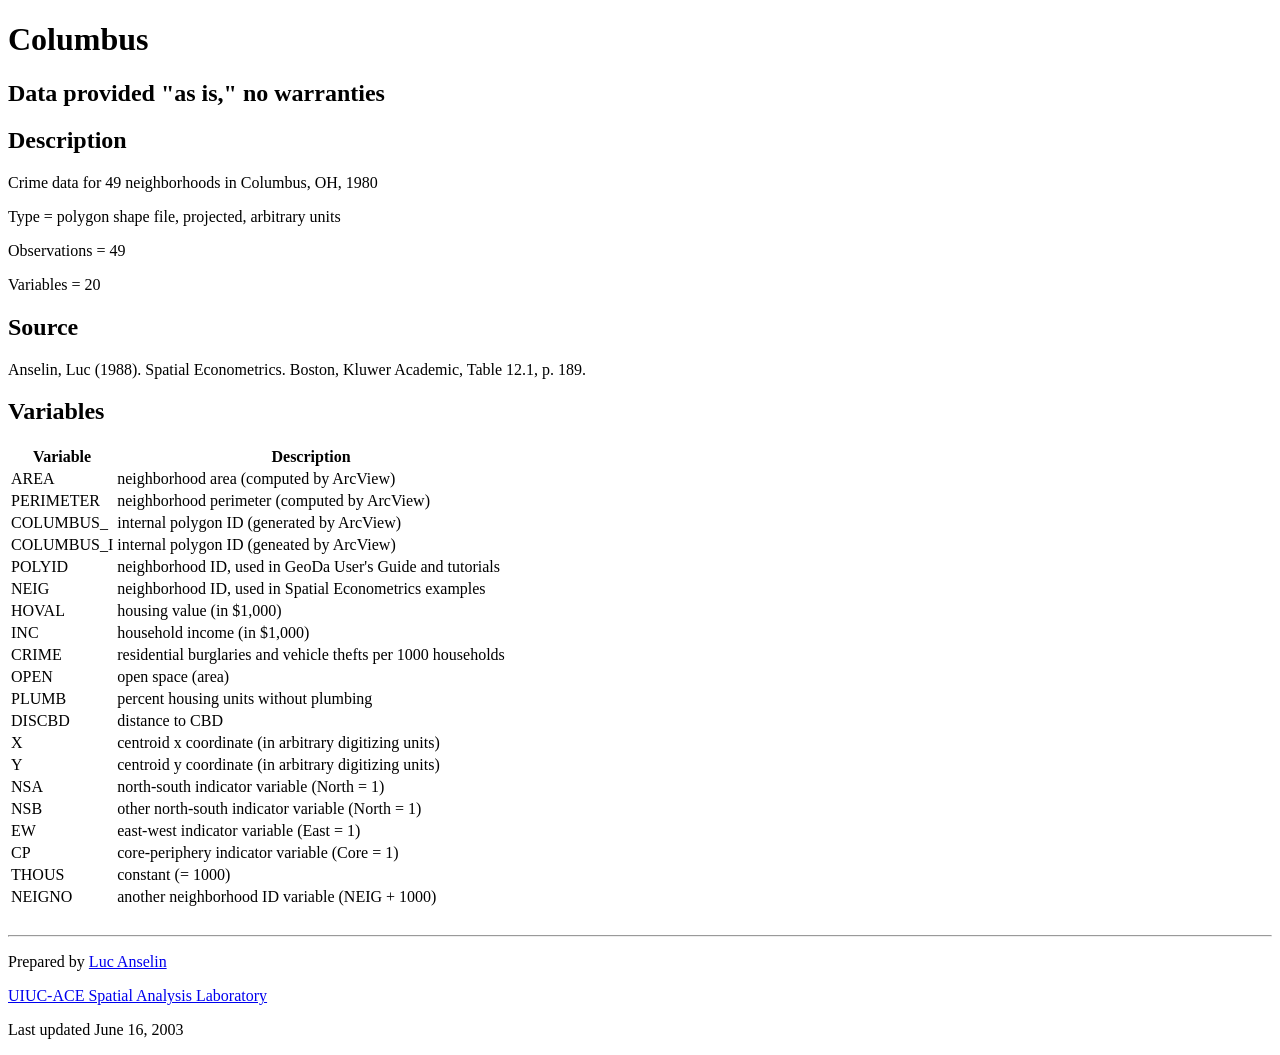
<file: data/geoda_sal/columbus.html>
<?xml version="1.0" encoding="iso-8859-1"?>
<!DOCTYPE html PUBLIC "-//W3C//DTD XHTML 1.1//EN"
      "http://www.w3.org/TR/xhtml11/DTD/xhtml11.dtd">
<html xmlns="http://www.w3.org/1999/xhtml">
<head>
  <title>SAL Data Sets - Columbus</title>
</head>

<body>
<h1>Columbus</h1>

<h2>Data provided "as is," no warranties</h2>

<h2>Description</h2>

<p>Crime data for 49 neighborhoods in Columbus, OH, 1980</p>

<p>Type = polygon shape file, projected, arbitrary units</p>

<p>Observations = 49</p>

<p>Variables = 20</p>

<h2>Source</h2>

<p>Anselin, Luc (1988). Spatial Econometrics. Boston, Kluwer 
   Academic, Table 12.1, p. 189.</p>

<h2>Variables</h2>

<table>
  <thead>
    <tr>
      <th>Variable</th>
      <th>Description</th>
    </tr>
  </thead>
  <tbody>
    <tr>
      <td>AREA</td>
      <td>neighborhood area (computed by ArcView)</td>
    </tr>
    <tr>
       <td>PERIMETER</td>
       <td>neighborhood perimeter (computed by ArcView)</td>
    </tr>
    <tr>
       <td>COLUMBUS_</td>
       <td>internal polygon ID (generated by ArcView)</td>
    </tr>
    <tr>
       <td>COLUMBUS_I</td>
       <td>internal polygon ID (geneated by ArcView)</td>
    </tr>
    <tr>
       <td>POLYID</td>
       <td>neighborhood ID, used in GeoDa User's Guide and tutorials</td>
    </tr>
    <tr>
       <td>NEIG</td>
       <td>neighborhood ID, used in Spatial Econometrics examples</td>
    </tr>
    <tr>
       <td>HOVAL</td>
       <td>housing value (in $1,000)</td>
    </tr>
    <tr>
       <td>INC</td>
       <td>household income (in $1,000)</td>
    </tr>
    <tr>
       <td>CRIME</td>
       <td>residential burglaries and vehicle thefts per 1000 households</td>
    </tr>
    <tr>
       <td>OPEN</td>
       <td>open space (area)</td>
    </tr>
    <tr>
       <td>PLUMB</td>
       <td>percent housing units without plumbing</td>
    </tr>
    <tr>
       <td>DISCBD</td>
       <td>distance to CBD</td>
    </tr>
    <tr>
       <td>X</td>
       <td>centroid x coordinate (in arbitrary digitizing units)</td>
    </tr>
    <tr>
       <td>Y</td>
       <td>centroid y coordinate (in arbitrary digitizing units)</td>
    </tr>
    <tr>
       <td>NSA</td>
       <td>north-south indicator variable (North = 1)</td>
    </tr>
    <tr>
       <td>NSB</td>
       <td>other north-south indicator variable (North = 1)</td>
    </tr>
    <tr>
       <td>EW</td>
       <td>east-west indicator variable (East = 1)</td>
    </tr>
    <tr>
       <td>CP</td>
       <td>core-periphery indicator variable (Core = 1)</td>
    </tr>
    <tr>
       <td>THOUS</td>
       <td>constant (= 1000)</td>
    </tr>
    <tr>
       <td>NEIGNO</td>
       <td>another neighborhood ID variable (NEIG + 1000)</td>
    </tr>
  </tbody>
</table>

<br />
<hr />

<p>Prepared by <a href="mailto:anselin@uiuc.edu">Luc Anselin</a></p>

<p><a href="http://sal.agecon.uiuc.edu">UIUC-ACE Spatial Analysis
Laboratory</a></p>

<p>Last updated June 16, 2003</p>
</body>
</html>
</file>
